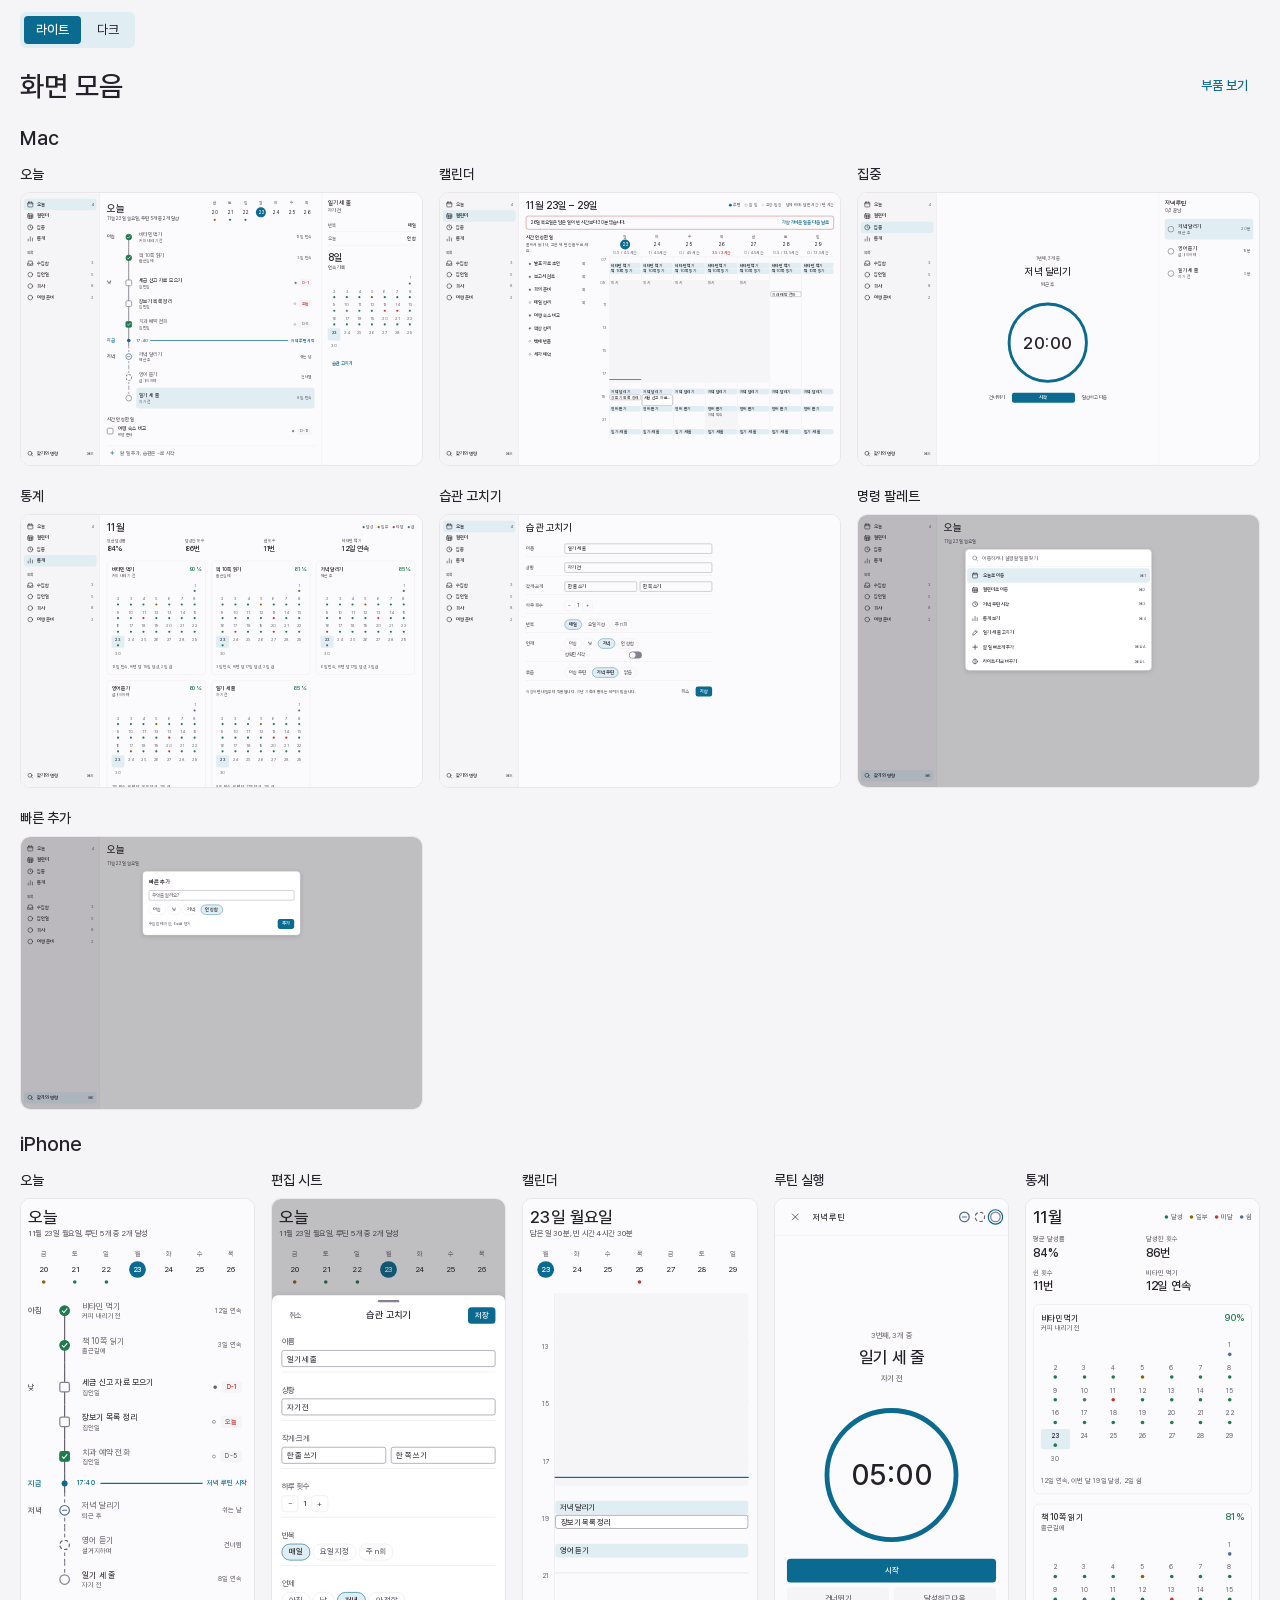
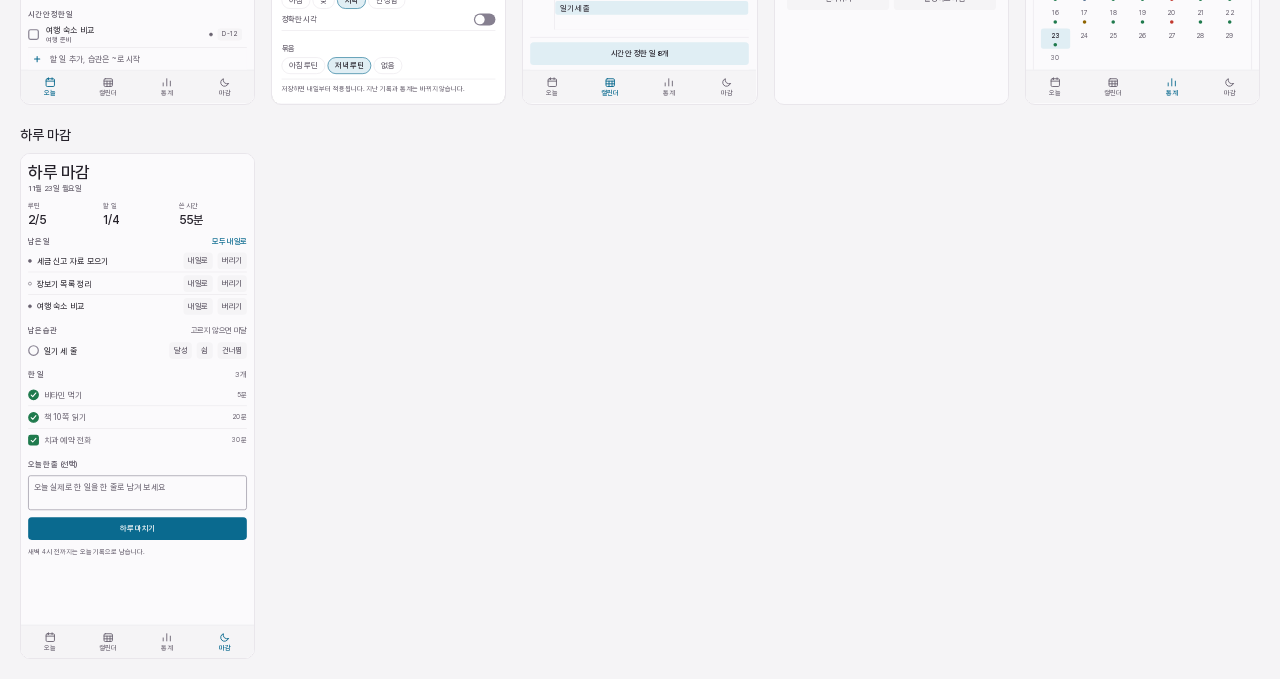
<file: design/index.html>
<!doctype html>
<html lang="ko" data-theme="light">
<head>
<meta charset="utf-8">
<meta name="viewport" content="width=device-width, initial-scale=1">
<title>oh-my-doloop 화면 모음</title>
<link rel="stylesheet" href="tokens.css">
<link rel="stylesheet" href="components.css">
</head>
<body>
<script src="mock.js"></script>
<div class="mock-tools">
  <div class="segmented" role="group" aria-label="테마">
    <button data-theme-set="light">라이트</button>
    <button data-theme-set="dark">다크</button>
  </div>
</div>

<main class="overview">
  <header class="overview__head">
    <h1 class="large-title">화면 모음</h1>
    <a class="btn btn--link" href="components.html">부품 보기</a>
  </header>
  <section class="overview__section" aria-labelledby="overview-mac">
    <h2 class="screen-title" id="overview-mac">Mac</h2>
    <div class="overview__grid overview__grid--mac" data-screens="mac"></div>
  </section>
  <section class="overview__section" aria-labelledby="overview-phone">
    <h2 class="screen-title" id="overview-phone">iPhone</h2>
    <div class="overview__grid overview__grid--phone" data-screens="phone"></div>
  </section>
</main>

<script>
const SCREENS = {
  mac: [
    ["오늘", "today.html?device=mac"],
    ["캘린더", "mac-calendar.html"],
    ["집중", "mac-focus.html"],
    ["통계", "mac-stats.html"],
    ["습관 고치기", "mac-edit.html"],
    ["명령 팔레트", "mac-command.html"],
    ["빠른 추가", "mac-command.html#add"],
  ],
  phone: [
    ["오늘", "today.html?device=phone"],
    ["편집 시트", "today.html?device=phone&edit=r5"],
    ["캘린더", "ios-calendar.html"],
    ["루틴 실행", "ios-run.html"],
    ["통계", "ios-stats.html"],
    ["하루 마감", "ios-closing.html"],
  ],
};

const tokens = getComputedStyle(document.documentElement);
const tokenSize = (name) => parseFloat(tokens.getPropertyValue(name));
const deviceSize = {
  mac: [tokenSize("--mock-mac-width"), tokenSize("--mock-mac-height")],
  phone: [tokenSize("--mock-phone-width"), tokenSize("--mock-phone-height")],
};

// 미리보기는 시안 상태를 쓰지 않도록 embed로 연다.
function embedSrc(href) {
  const [path, hash] = href.split("#");
  const theme = document.documentElement.dataset.theme;
  return `${path}${path.includes("?") ? "&" : "?"}embed=1&theme=${theme}${hash ? `#${hash}` : ""}`;
}

function fit(preview) {
  const [width, height] = deviceSize[preview.dataset.device];
  const scale = preview.clientWidth / width;
  const border = preview.offsetWidth - preview.clientWidth;
  preview.style.setProperty("--preview-scale", scale);
  preview.style.height = `${height * scale + border}px`;
}

const fitter = new ResizeObserver((entries) => entries.forEach(({ target }) => fit(target)));
const syncTheme = (frame) => frame.contentWindow?.postMessage({ doloopTheme: document.documentElement.dataset.theme }, "*");

Object.entries(SCREENS).forEach(([device, list]) => {
  const label = device === "mac" ? "Mac" : "iPhone";
  document.querySelector(`[data-screens="${device}"]`).innerHTML = list.map(([name, href]) => `<article class="screen-card">
    <a class="screen-card__link" href="${href.replaceAll("&", "&amp;")}" aria-label="${label} ${name} 열기">${name}</a>
    <div class="preview preview--${device}" data-device="${device}" aria-hidden="true">
      <iframe src="${embedSrc(href).replaceAll("&", "&amp;")}" title="${label} ${name} 미리보기" loading="lazy" tabindex="-1" inert></iframe>
    </div>
  </article>`).join("");
});

document.querySelectorAll(".preview").forEach((preview) => {
  fit(preview);
  fitter.observe(preview);
  const frame = preview.querySelector("iframe");
  frame.addEventListener("load", () => syncTheme(frame));
});

document.addEventListener("click", (event) => {
  if (event.target.closest("[data-theme-set]")) document.querySelectorAll(".preview iframe").forEach(syncTheme);
});
</script>
</body>
</html>
</file>
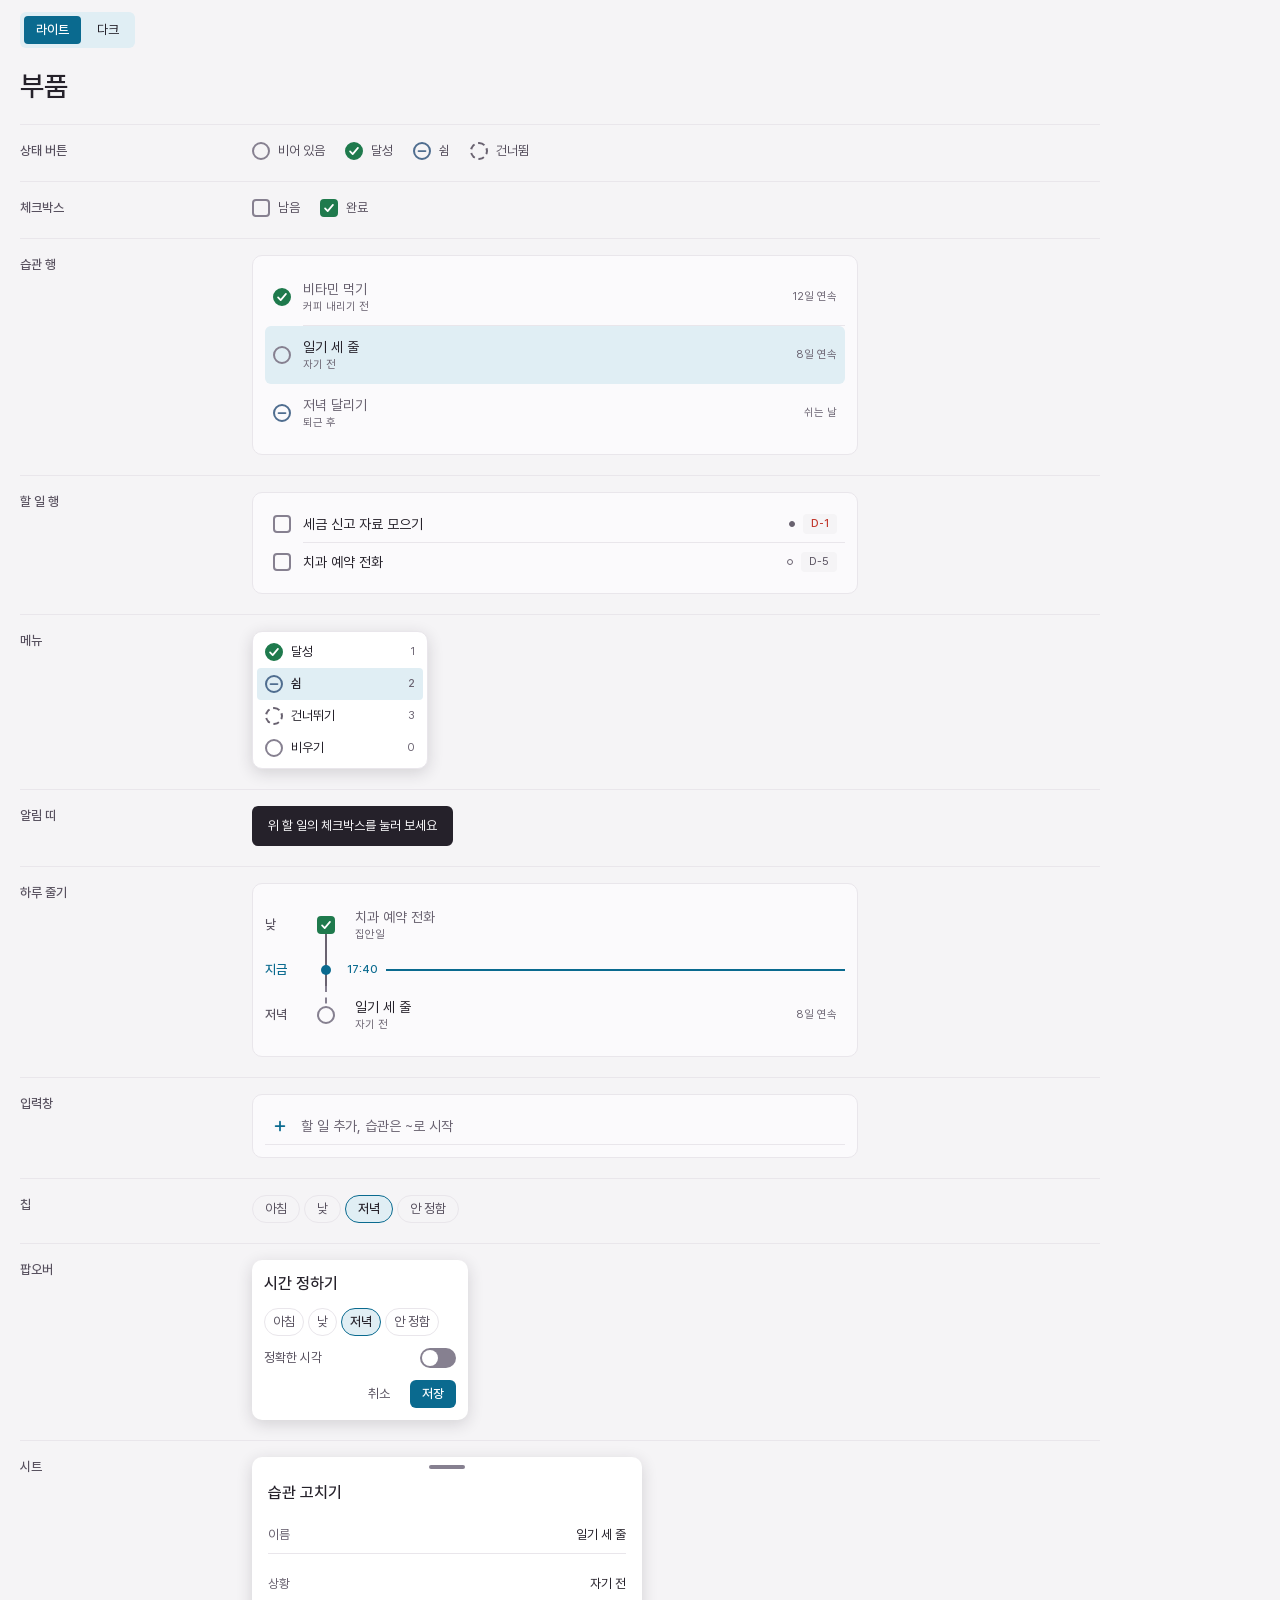
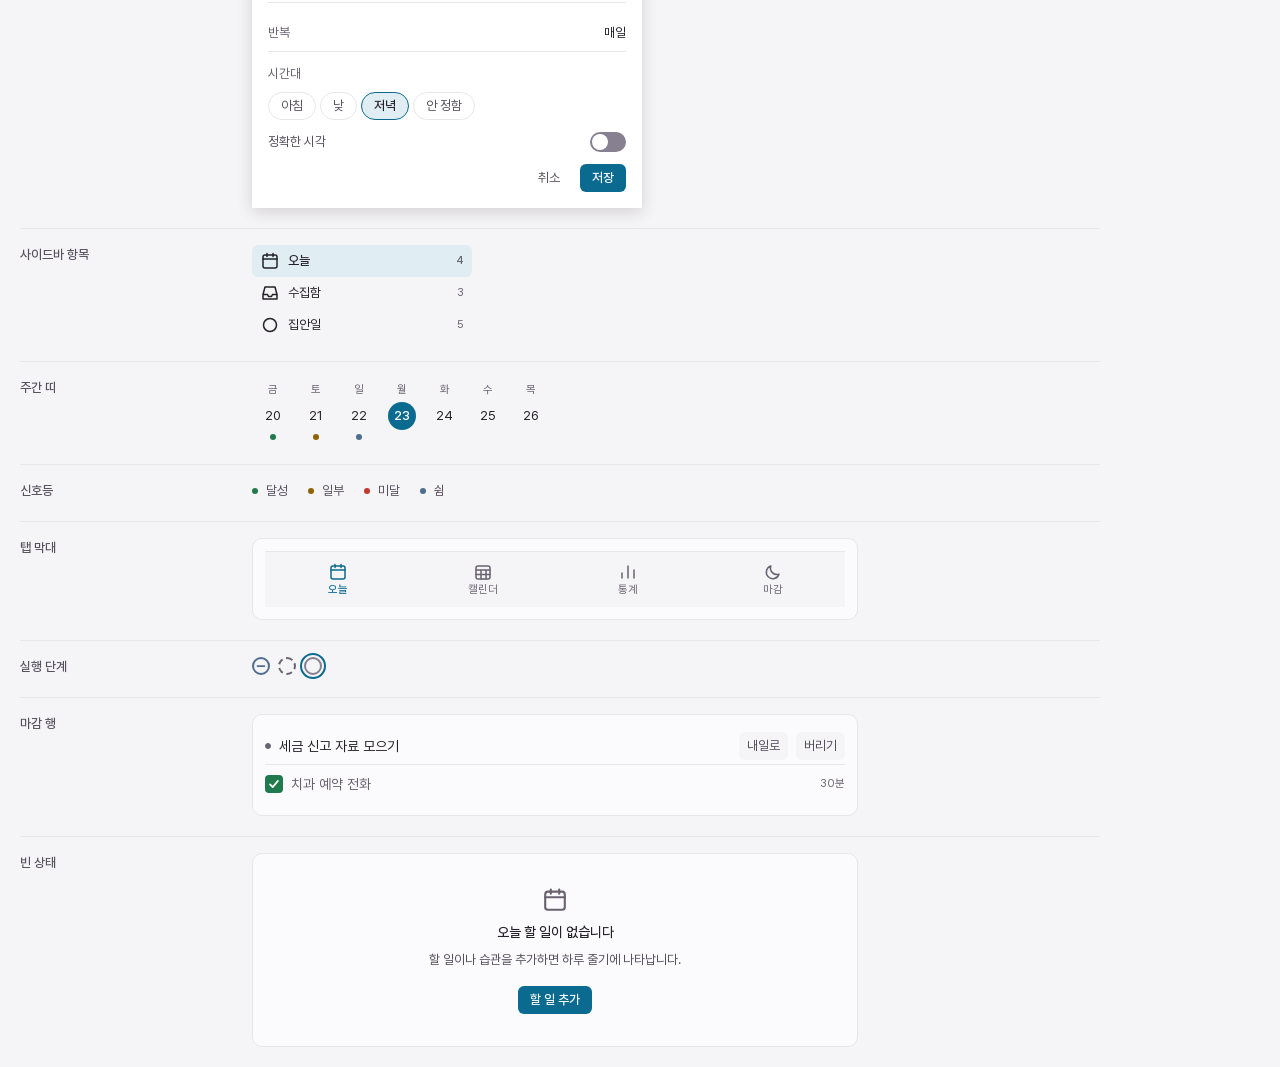
<file: design/components.html>
<!doctype html>
<html lang="ko" data-theme="light">
<head>
<meta charset="utf-8">
<meta name="viewport" content="width=device-width, initial-scale=1">
<title>oh-my-doloop 부품</title>
<link rel="stylesheet" href="tokens.css">
<link rel="stylesheet" href="components.css">
</head>
<body>
<script src="mock.js"></script>

<div class="mock-tools">
  <div class="segmented" role="group" aria-label="테마">
    <button data-theme-set="light">라이트</button>
    <button data-theme-set="dark">다크</button>
  </div>
</div>

<main class="gallery">
  <h1 class="large-title">부품</h1>

  <section class="spec">
    <h2 class="spec__name">상태 버튼</h2>
    <div class="spec__body spec__body--inline">
      <span class="spec__item"><span class="status"></span>비어 있음</span>
      <span class="spec__item"><span class="status status--done"><svg class="icon icon-check"><use href="#i-check"/></svg></span>달성</span>
      <span class="spec__item"><span class="status status--rest"><svg class="icon icon-rest"><use href="#i-rest"/></svg></span>쉼</span>
      <span class="spec__item"><span class="status status--skipped"></span>건너뜀</span>
    </div>
  </section>

  <section class="spec">
    <h2 class="spec__name">체크박스</h2>
    <div class="spec__body spec__body--inline">
      <span class="spec__item"><span class="checkbox"></span>남음</span>
      <span class="spec__item"><span class="checkbox checkbox--done"><svg class="icon icon-check"><use href="#i-check"/></svg></span>완료</span>
    </div>
  </section>

  <section class="spec">
    <h2 class="spec__name">습관 행</h2>
    <div class="spec__body spec__panel">
      <div class="row row--two-line is-complete">
        <span class="status status--done"><svg class="icon icon-check"><use href="#i-check"/></svg></span>
        <div class="row__body"><span class="row__main"><span class="row__title">비타민 먹기</span><span class="row__context">커피 내리기 전</span></span><div class="row__meta">12일 연속</div></div>
      </div>
      <div class="row row--two-line is-selected">
        <span class="status"></span>
        <div class="row__body"><span class="row__main"><span class="row__title">일기 세 줄</span><span class="row__context">자기 전</span></span><div class="row__meta">8일 연속</div></div>
      </div>
      <div class="row row--two-line is-complete">
        <span class="status status--rest"><svg class="icon icon-rest"><use href="#i-rest"/></svg></span>
        <div class="row__body"><span class="row__main"><span class="row__title">저녁 달리기</span><span class="row__context">퇴근 후</span></span><div class="row__meta">쉬는 날</div></div>
      </div>
    </div>
  </section>

  <section class="spec">
    <h2 class="spec__name">할 일 행</h2>
    <div class="spec__body spec__panel">
      <div class="row">
        <button class="checkbox" role="checkbox" aria-checked="false" aria-label="세금 신고 자료 모으기" data-demo-task><svg class="icon icon-check"><use href="#i-check"/></svg></button>
        <div class="row__body"><span class="row__main"><span class="row__title">세금 신고 자료 모으기</span></span><div class="row__meta"><span class="weight weight--heavy" role="img" aria-label="무거움"></span><span class="badge badge--soon">D-1</span></div></div>
      </div>
      <div class="row">
        <span class="checkbox"></span>
        <div class="row__body"><span class="row__main"><span class="row__title">치과 예약 전화</span></span><div class="row__meta"><span class="weight" role="img" aria-label="가벼움"></span><span class="badge">D-5</span></div></div>
      </div>
    </div>
  </section>

  <section class="spec">
    <h2 class="spec__name">메뉴</h2>
    <div class="spec__body">
      <div class="menu menu--static" role="menu" aria-label="습관 상태">
        <button class="menu__item" role="menuitem" tabindex="-1"><span class="status status--done"><svg class="icon icon-check"><use href="#i-check"/></svg></span><span class="menu__label">달성</span><kbd class="menu__key">1</kbd></button>
        <button class="menu__item is-current" role="menuitem" tabindex="-1"><span class="status status--rest"><svg class="icon icon-rest"><use href="#i-rest"/></svg></span><span class="menu__label">쉼</span><kbd class="menu__key">2</kbd></button>
        <button class="menu__item" role="menuitem" tabindex="-1"><span class="status status--skipped"></span><span class="menu__label">건너뛰기</span><kbd class="menu__key">3</kbd></button>
        <button class="menu__item" role="menuitem" tabindex="-1"><span class="status"></span><span class="menu__label">비우기</span><kbd class="menu__key">0</kbd></button>
      </div>
    </div>
  </section>

  <section class="spec">
    <h2 class="spec__name">알림 띠</h2>
    <div class="spec__body">
      <div class="toast" role="status" data-demo-toast>
        <span data-demo-toast-text>위 할 일의 체크박스를 눌러 보세요</span>
        <button class="toast__action" data-demo-undo hidden>실행 취소</button>
      </div>
    </div>
  </section>

  <section class="spec">
    <h2 class="spec__name">하루 줄기</h2>
    <div class="spec__body spec__panel">
      <div class="flow">
        <div class="flow__item row--two-line is-past is-complete">
          <div class="flow__period">낮</div>
          <div class="flow__node"><span class="checkbox checkbox--done"><svg class="icon icon-check"><use href="#i-check"/></svg></span></div>
          <div class="row__body"><span class="row__main"><span class="row__title">치과 예약 전화</span><span class="row__context">집안일</span></span></div>
        </div>
        <div class="flow__now is-past">
          <span class="flow__period">지금</span>
          <div class="flow__node"><span class="flow__now-dot"></span></div>
          <span class="flow__now-line">17:40</span>
        </div>
        <div class="flow__item row--two-line">
          <div class="flow__period">저녁</div>
          <div class="flow__node"><span class="status"></span></div>
          <div class="row__body"><span class="row__main"><span class="row__title">일기 세 줄</span><span class="row__context">자기 전</span></span><div class="row__meta">8일 연속</div></div>
        </div>
      </div>
    </div>
  </section>

  <section class="spec">
    <h2 class="spec__name">입력창</h2>
    <div class="spec__body spec__panel">
      <label class="quick-add"><svg class="icon"><use href="#i-plus"/></svg><input aria-label="할 일이나 습관 추가" placeholder="할 일 추가, 습관은 ~로 시작"></label>
    </div>
  </section>

  <section class="spec">
    <h2 class="spec__name">칩</h2>
    <div class="spec__body">
      <div class="chips" role="group" aria-label="시간대" data-demo-chips>
        <button class="chip" aria-pressed="false" data-band="아침">아침</button>
        <button class="chip" aria-pressed="false" data-band="낮">낮</button>
        <button class="chip" aria-pressed="true" data-band="저녁">저녁</button>
        <button class="chip" aria-pressed="false" data-band="">안 정함</button>
      </div>
    </div>
  </section>

  <section class="spec">
    <h2 class="spec__name">팝오버</h2>
    <div class="spec__body">
      <div class="popover" role="group" aria-label="시간 정하기">
        <h3 class="popover__title">시간 정하기</h3>
        <div class="chips" role="group" aria-label="시간대" data-demo-chips>
          <button class="chip" aria-pressed="false" data-band="아침">아침</button>
          <button class="chip" aria-pressed="false" data-band="낮">낮</button>
          <button class="chip" aria-pressed="true" data-band="저녁">저녁</button>
          <button class="chip" aria-pressed="false" data-band="">안 정함</button>
        </div>
        <div class="time-picker" data-time-picker>
          <div class="time-picker__head">
            <span>정확한 시각 <span class="time-picker__value" data-time-value></span></span>
            <button class="switch" role="switch" aria-checked="false" aria-label="정확한 시각 사용" data-time-switch><span class="switch__thumb"></span></button>
          </div>
          <div class="time-wheel" data-time-wheel hidden>
            <span class="time-wheel__band"></span>
            <div class="time-wheel__col" data-wheel="period"></div>
            <div class="time-wheel__col" data-wheel="hour"></div>
            <div class="time-wheel__col" data-wheel="minute"></div>
          </div>
        </div>
        <div class="actions">
          <button class="btn">취소</button>
          <button class="btn btn--primary">저장</button>
        </div>
      </div>
    </div>
  </section>

  <section class="spec">
    <h2 class="spec__name">시트</h2>
    <div class="spec__body">
      <div class="sheet" role="group" aria-label="습관 고치기">
        <span class="sheet__handle"></span>
        <h3 class="popover__title">습관 고치기</h3>
        <div class="field"><span class="field__label">이름</span><span>일기 세 줄</span></div>
        <div class="field"><span class="field__label">상황</span><span>자기 전</span></div>
        <div class="field"><span class="field__label">반복</span><span>매일</span></div>
        <div class="sheet__group">
          <span class="field__label">시간대</span>
          <div class="chips" role="group" aria-label="시간대" data-demo-chips>
            <button class="chip" aria-pressed="false" data-band="아침">아침</button>
            <button class="chip" aria-pressed="false" data-band="낮">낮</button>
            <button class="chip" aria-pressed="true" data-band="저녁">저녁</button>
            <button class="chip" aria-pressed="false" data-band="">안 정함</button>
          </div>
        </div>
        <div class="time-picker" data-time-picker>
          <div class="time-picker__head">
            <span>정확한 시각 <span class="time-picker__value" data-time-value></span></span>
            <button class="switch" role="switch" aria-checked="false" aria-label="정확한 시각 사용" data-time-switch><span class="switch__thumb"></span></button>
          </div>
          <div class="time-wheel" data-time-wheel hidden>
            <span class="time-wheel__band"></span>
            <div class="time-wheel__col" data-wheel="period"></div>
            <div class="time-wheel__col" data-wheel="hour"></div>
            <div class="time-wheel__col" data-wheel="minute"></div>
          </div>
        </div>
        <div class="actions">
          <button class="btn">취소</button>
          <button class="btn btn--primary">저장</button>
        </div>
      </div>
    </div>
  </section>

  <section class="spec">
    <h2 class="spec__name">사이드바 항목</h2>
    <div class="spec__body spec__side">
      <button class="side-item is-active"><svg class="icon icon--sidebar"><use href="#i-today"/></svg><span class="side-item__label">오늘</span><span class="side-item__count">4</span></button>
      <button class="side-item"><svg class="icon icon--sidebar"><use href="#i-inbox"/></svg><span class="side-item__label">수집함</span><span class="side-item__count">3</span></button>
      <button class="side-item"><svg class="icon icon--sidebar"><use href="#i-list"/></svg><span class="side-item__label">집안일</span><span class="side-item__count">5</span></button>
    </div>
  </section>

  <section class="spec">
    <h2 class="spec__name">주간 띠</h2>
    <div class="spec__body">
      <div class="week week--spec">
        <span class="day"><span>금</span><span class="day__date">20</span><span class="light light--done"></span></span>
        <span class="day"><span>토</span><span class="day__date">21</span><span class="light light--partial"></span></span>
        <span class="day"><span>일</span><span class="day__date">22</span><span class="light light--rest"></span></span>
        <span class="day is-today"><span>월</span><span class="day__date">23</span><span class="light"></span></span>
        <span class="day"><span>화</span><span class="day__date">24</span><span class="light"></span></span>
        <span class="day"><span>수</span><span class="day__date">25</span><span class="light"></span></span>
        <span class="day"><span>목</span><span class="day__date">26</span><span class="light"></span></span>
      </div>
    </div>
  </section>

  <section class="spec">
    <h2 class="spec__name">신호등</h2>
    <div class="spec__body spec__body--inline">
      <span class="spec__item"><span class="light light--done"></span>달성</span>
      <span class="spec__item"><span class="light light--partial"></span>일부</span>
      <span class="spec__item"><span class="light light--missed"></span>미달</span>
      <span class="spec__item"><span class="light light--rest"></span>쉼</span>
    </div>
  </section>

  <section class="spec">
    <h2 class="spec__name">탭 막대</h2>
    <div class="spec__body spec__panel">
      <nav class="tabbar" aria-label="탭 예시">
        <span class="tab is-active"><svg class="icon icon--sidebar"><use href="#i-today"/></svg>오늘</span>
        <span class="tab"><svg class="icon icon--sidebar"><use href="#i-calendar"/></svg>캘린더</span>
        <span class="tab"><svg class="icon icon--sidebar"><use href="#i-stats"/></svg>통계</span>
        <span class="tab"><svg class="icon icon--sidebar"><use href="#i-moon"/></svg>마감</span>
      </nav>
    </div>
  </section>

  <section class="spec">
    <h2 class="spec__name">실행 단계</h2>
    <div class="spec__body">
      <ol class="run-strip" aria-label="진행 순서 예시">
        <li class="run-strip__item"><span class="status status--rest"><svg class="icon icon-rest"><use href="#i-rest"/></svg></span></li>
        <li class="run-strip__item"><span class="status status--skipped"></span></li>
        <li class="run-strip__item is-current"><span class="status"></span></li>
      </ol>
    </div>
  </section>

  <section class="spec">
    <h2 class="spec__name">마감 행</h2>
    <div class="spec__body spec__panel">
      <div class="close-row"><span class="weight weight--heavy" role="img" aria-label="무거움"></span><span class="close-row__title">세금 신고 자료 모으기</span><span class="btn">내일로</span><span class="btn">버리기</span></div>
      <div class="close-row close-row--done"><span class="checkbox checkbox--done"><svg class="icon icon-check"><use href="#i-check"/></svg></span><span class="close-row__title">치과 예약 전화</span><span class="row__meta">30분</span></div>
    </div>
  </section>

  <section class="spec">
    <h2 class="spec__name">빈 상태</h2>
    <div class="spec__body spec__panel">
      <div class="empty">
        <svg class="icon icon--empty"><use href="#i-today"/></svg>
        <p class="empty__title">오늘 할 일이 없습니다</p>
        <p class="empty__text">할 일이나 습관을 추가하면 하루 줄기에 나타납니다.</p>
        <button class="btn btn--primary">할 일 추가</button>
      </div>
    </div>
  </section>
</main>

<script>
const pickers = new Map(
  [...document.querySelectorAll("[data-time-picker]")].map((el) => {
    const root = el.closest(".popover, .sheet");
    return [root, setupPicker(root)];
  }),
);

document.addEventListener("click", (event) => {
  const chip = event.target.closest("[data-demo-chips] .chip");
  if (chip) {
    pressChip(chip.parentElement, chip.dataset.band);
    pickers.get(chip.closest(".popover, .sheet"))?.setBand(chip.dataset.band);
  }

  const task = event.target.closest("[data-demo-task]");
  const undo = event.target.closest("[data-demo-undo]");
  if (task || undo) {
    const box = document.querySelector("[data-demo-task]");
    const done = undo ? false : box.getAttribute("aria-checked") !== "true";
    box.classList.toggle("checkbox--done", done);
    box.setAttribute("aria-checked", done);
    document.querySelector("[data-demo-toast-text]").textContent = done
      ? "세금 신고 자료 모으기를 완료했습니다"
      : "완료를 취소했습니다";
    document.querySelector("[data-demo-undo]").hidden = !done;
  }
});
</script>
</body>
</html>
</file>
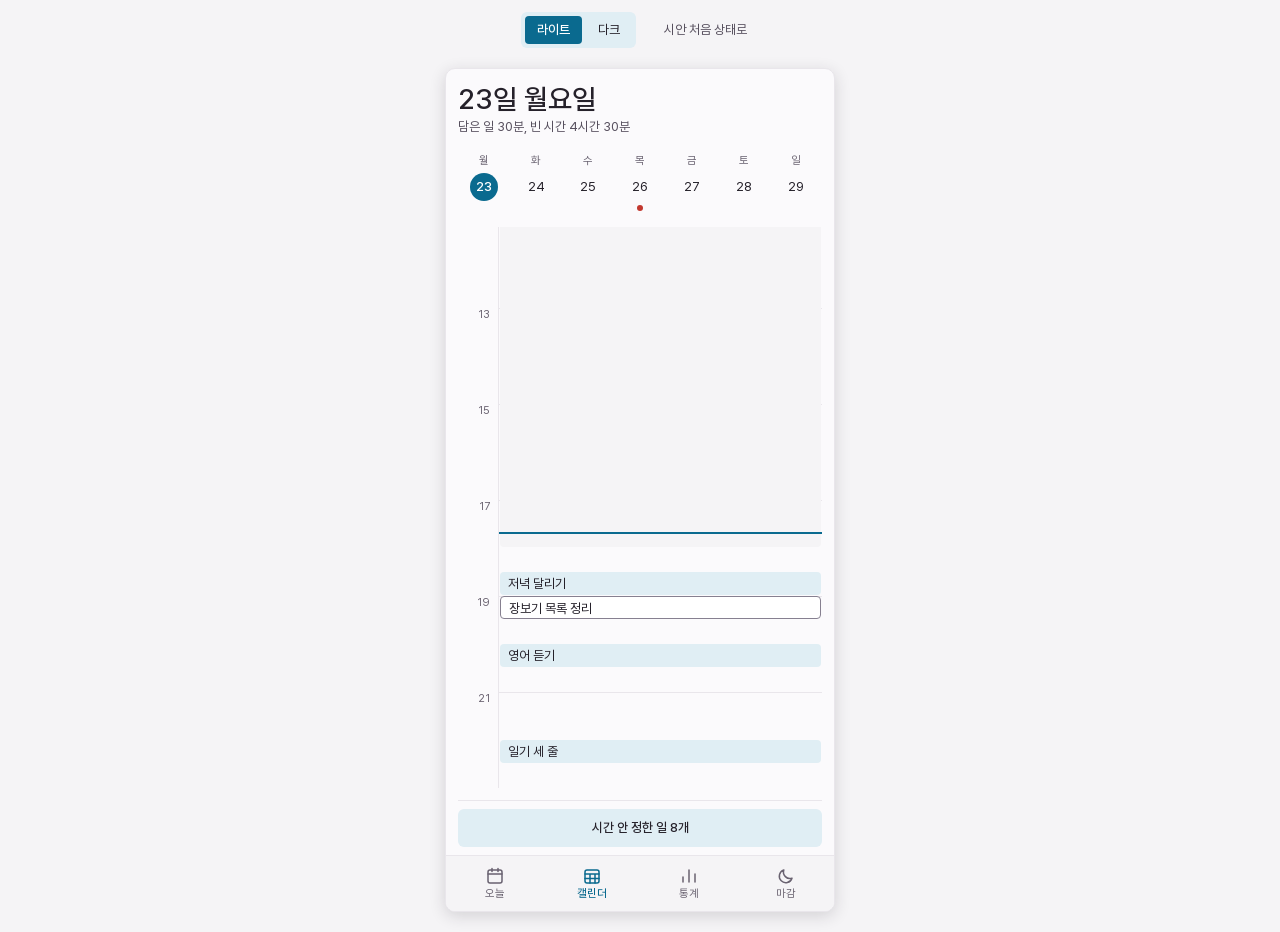
<file: design/ios-calendar.html>
<!doctype html>
<html lang="ko" data-theme="light">
<head>
<meta charset="utf-8">
<meta name="viewport" content="width=device-width, initial-scale=1">
<title>oh-my-doloop iPhone 캘린더</title>
<link rel="stylesheet" href="tokens.css">
<link rel="stylesheet" href="components.css">
</head>
<body>
<script src="mock.js"></script>
<script src="phone.js"></script>
<script src="calendar.js"></script>
<div class="mock-tools">
  <div class="segmented" role="group" aria-label="테마">
    <button data-theme-set="light">라이트</button>
    <button data-theme-set="dark">다크</button>
  </div>
</div>
<main class="mock-page">
  <section class="device device--phone" aria-label="iPhone 캘린더">
    <div class="phone-main" data-calendar></div>
    <nav class="tabbar" aria-label="탭" data-phone-tabs></nav>
  </section>
</main>

<script>
let dayIndex = 0;
const root = document.querySelector("[data-calendar]");
const device = document.querySelector(".device--phone");

// 오늘과 마감에서 바꾼 할 일을 시간표에 반영하고, 놓은 자리를 불러온다.
function hydrateCalendar() {
  for (let i = tasks.length - 1; i >= 0; i -= 1) {
    const source = MOCK_ITEMS.find((item) => item.id === tasks[i].id);
    if (source?.dropped) tasks.splice(i, 1);
    else if (source) Object.assign(tasks[i], { title: source.title, weight: source.weight });
  }
  MOCK_ITEMS
    .filter((item) => item.kind === "task" && !item.dropped && !tasks.some((t) => t.id === item.id))
    .forEach((item) => tasks.push({ id: item.id, title: item.title, weight: item.weight, day: null, slot: null }));
  tasks.forEach((task) => {
    const saved = phoneCalendar[task.id];
    if (saved) Object.assign(task, { day: saved.day, slot: saved.slot });
    else if (MOCK_ITEMS.find((item) => item.id === task.id)?.deferred && (task.day === 0 || task.day === null)) Object.assign(task, { day: 1, slot: null });
  });
  // 다른 화면에서 무게를 바꿔 칸이 겹치면 그 일을 시간 미정으로 돌린다.
  // 무게가 바뀐 일을 먼저 검사해서 건드리지 않은 일이 자리를 잃지 않게 한다.
  const changed = (task) => phoneCalendar[task.id]?.weight && phoneCalendar[task.id].weight !== task.weight;
  const moved = [];
  [...tasks.filter(changed), ...tasks.filter((task) => !changed(task))].forEach((task) => {
    if (task.day === null || task.slot === null) return;
    if (task.slot + span(task) > SLOTS || busy(task.day, task.slot, span(task), task)) {
      task.slot = null;
      moved.push(task.title);
    }
  });
  return moved;
}

// 내일로 넘긴 일을 오늘 칸에 다시 놓으면 오늘 할 일로 돌아온다. 실행 취소하면 다시 넘긴 상태가 된다.
function syncDeferred() {
  tasks.forEach((task) => {
    const source = MOCK_ITEMS.find((item) => item.id === task.id);
    if (!source) return;
    if (task.day === 0 && source.deferred) {
      delete source.deferred;
      source.wasDeferred = true;
    } else if (task.day !== 0 && source.wasDeferred) {
      // 이미 끝낸 일은 다른 날로 옮겨도 오늘 한 일로 남긴다.
      if (source.state === "empty") source.deferred = true;
      delete source.wasDeferred;
    }
  });
}

function block(b, kind, label) {
  return `<div class="cal-block cal-block--${kind}" style="--s:${b.slot};--n:${b.n}" title="${escapeHtml(label)}"><span class="cal-block__title">${escapeHtml(b.title)}</span></div>`;
}

function render() {
  syncDeferred();
  tasks.forEach((task) => { phoneCalendar[task.id] = { day: task.day, slot: task.slot, weight: task.weight }; });
  savePhoneState();
  const day = dayIndex;
  const over = load(day) > free(day);
  const pool = tasks.filter((t) => t.slot === null);
  const strip = DAYS.map(([w, d], i) => {
    const dayOver = load(i) > free(i);
    return `<button class="day ${i === 0 ? "is-today" : ""} ${i === day ? "is-selected" : ""}" data-day-pick="${i}" aria-pressed="${i === day}" aria-label="11월 ${d}일 ${w}요일${dayOver ? ", 일이 넘침" : ""}"><span>${w}</span><span class="day__date">${d}</span><span class="light ${dayOver ? "light--missed" : ""}"></span></button>`;
  }).join("");
  const gutter = Array.from({ length: 8 }, (_, i) => `<span class="cal-hour" style="--s:${i * 4}">${String(7 + i * 2).padStart(2, "0")}</span>`).join("");
  const column = `<div class="cal-col" data-day="${day}" role="group" aria-label="${DAYS[day][1]}일 시간표">
    ${fixedFor(day).map((b) => block(b, "fixed", b.title)).join("")}
    ${routineBlocks.map((b) => block(b, "routine", `${b.title}, 루틴`)).join("")}
    ${tasks.filter((t) => t.day === day && t.slot !== null).map((t) => block({ ...t, n: span(t) }, "task", `${t.title}, ${slotTime(t.slot)}`)).join("")}
    ${day === 0 ? `<span class="cal-now" style="--s:${toSlot(17, 40)}" role="img" aria-label="지금 17:40"></span>` : ""}
  </div>`;
  const bar = picked
    ? `<div class="phone-bar phone-bar--picking" role="status"><span class="phone-bar__text">${escapeHtml(picked.title)}: 놓을 빈 칸을 누르세요</span><button class="btn" data-cancel-pick>취소</button></div>`
    : `<div class="phone-bar"><button class="btn btn--bar" data-open-pool aria-haspopup="dialog">시간 안 정한 일 ${pool.length}개</button></div>`;
  const scrollTop = root.querySelector("[data-cal-scroll]")?.scrollTop ?? 0;
  root.innerHTML = `<div class="phone-screen phone-screen--fixed">
    <header class="screen-bar screen-bar--phone"><h1 class="large-title">${DAYS[day][1]}일 ${DAYS[day][0]}요일</h1><p class="screen-sub">담은 일 ${duration(load(day)) || "없음"}, 빈 시간 ${duration(free(day))}</p></header>
    <div class="week">${strip}</div>
    ${over ? `<div class="notice notice--warn" role="status"><span>담은 일이 빈 시간보다 ${duration(load(day) - free(day))} 많습니다.</span><button class="btn btn--text" data-relieve="${day}">가장 가벼운 일을 다음 날로</button></div>` : ""}
    <div class="cal-scroll" data-cal-scroll><div class="cal cal--day"><div class="cal-gutter">${gutter}</div><div class="cal-cols">${column}</div></div></div>
    ${bar}
  </div>`;
  root.querySelector("[data-cal-scroll]").scrollTop = scrollTop;
}

function openPool() {
  const pool = tasks.filter((t) => t.slot === null);
  const layer = document.createElement("div");
  layer.className = "sheet-layer";
  layer.innerHTML = `<div class="sheet sheet--form" role="dialog" aria-modal="true" aria-label="시간 안 정한 일" tabindex="-1">
    <span class="sheet__handle"></span>
    <header class="sheet-head"><span></span><h2 class="popover__title">시간 안 정한 일</h2><button class="btn" data-pool-close>닫기</button></header>
    ${pool.length ? `<p class="pool__hint">고른 뒤 시간표의 빈 칸을 누르세요.</p>${pool.map((t) => `<button class="pool-item" data-task="${t.id}"><span class="weight ${t.weight === "heavy" ? "weight--heavy" : ""}" role="img" aria-label="${t.weight === "heavy" ? "무거움" : "가벼움"}"></span><span class="pool-item__title">${escapeHtml(t.title)}</span>${t.day !== null ? `<span class="pool-item__day">${DAYS[t.day][0]}</span>` : ""}</button>`).join("")}` : '<p class="empty__text">모든 일에 시간을 정했습니다.</p>'}
  </div>`;
  const behind = [...device.children];
  behind.forEach((el) => { el.inert = true; });
  device.append(layer);
  const close = () => {
    document.removeEventListener("keydown", onKey);
    layer.remove();
    behind.forEach((el) => { el.inert = false; });
  };
  function onKey(e) {
    if (e.key === "Escape") {
      close();
      root.querySelector("[data-open-pool]")?.focus();
    }
  }
  document.addEventListener("keydown", onKey);
  layer.addEventListener("click", (e) => {
    const item = e.target.closest("[data-task]");
    if (item) {
      picked = tasks.find((t) => t.id === item.dataset.task);
      close();
      render();
      root.querySelector("[data-cancel-pick]")?.focus();
    } else if (e.target === layer || e.target.closest("[data-pool-close]")) {
      close();
      root.querySelector("[data-open-pool]")?.focus();
    }
  });
  layer.querySelector("[role=dialog]").focus();
}

document.addEventListener("click", (e) => {
  const dayButton = e.target.closest("[data-day-pick]");
  const relieve = e.target.closest("[data-relieve]");
  const column = e.target.closest(".cal-col");
  if (dayButton) {
    dayIndex = Number(dayButton.dataset.dayPick);
    render();
    root.querySelector(`[data-day-pick="${dayIndex}"]`).focus();
  } else if (e.target.closest("[data-open-pool]")) openPool();
  else if (e.target.closest("[data-cancel-pick]")) {
    picked = null;
    render();
  } else if (relieve) relieveDay(Number(relieve.dataset.relieve));
  else if (column && picked) {
    const target = Number(column.dataset.day);
    // 마친 날로는 넘긴 일을 되돌리지 않는다. 되돌리려면 하루 마감을 다시 연다.
    if (target === 0 && phoneClosing.closed && MOCK_ITEMS.find((item) => item.id === picked.id)?.deferred) {
      showToast("오늘은 이미 마쳤습니다. 다른 날에 놓거나 하루 마감을 다시 여세요");
      return;
    }
    place(picked, target, slotAt(column, e.clientY));
  }
});

initPhone("calendar");
const movedTasks = hydrateCalendar();
render();
if (movedTasks.length) showToast(`시간이 겹친 일을 시간 미정으로 옮겼습니다: ${movedTasks.join(", ")}`);
const nowLine = root.querySelector(".cal-now");
if (nowLine) {
  const scroller = root.querySelector("[data-cal-scroll]");
  scroller.scrollTop = Math.max(0, nowLine.getBoundingClientRect().top - scroller.getBoundingClientRect().top - scroller.clientHeight / 2);
}
</script>
</body>
</html>
</file>
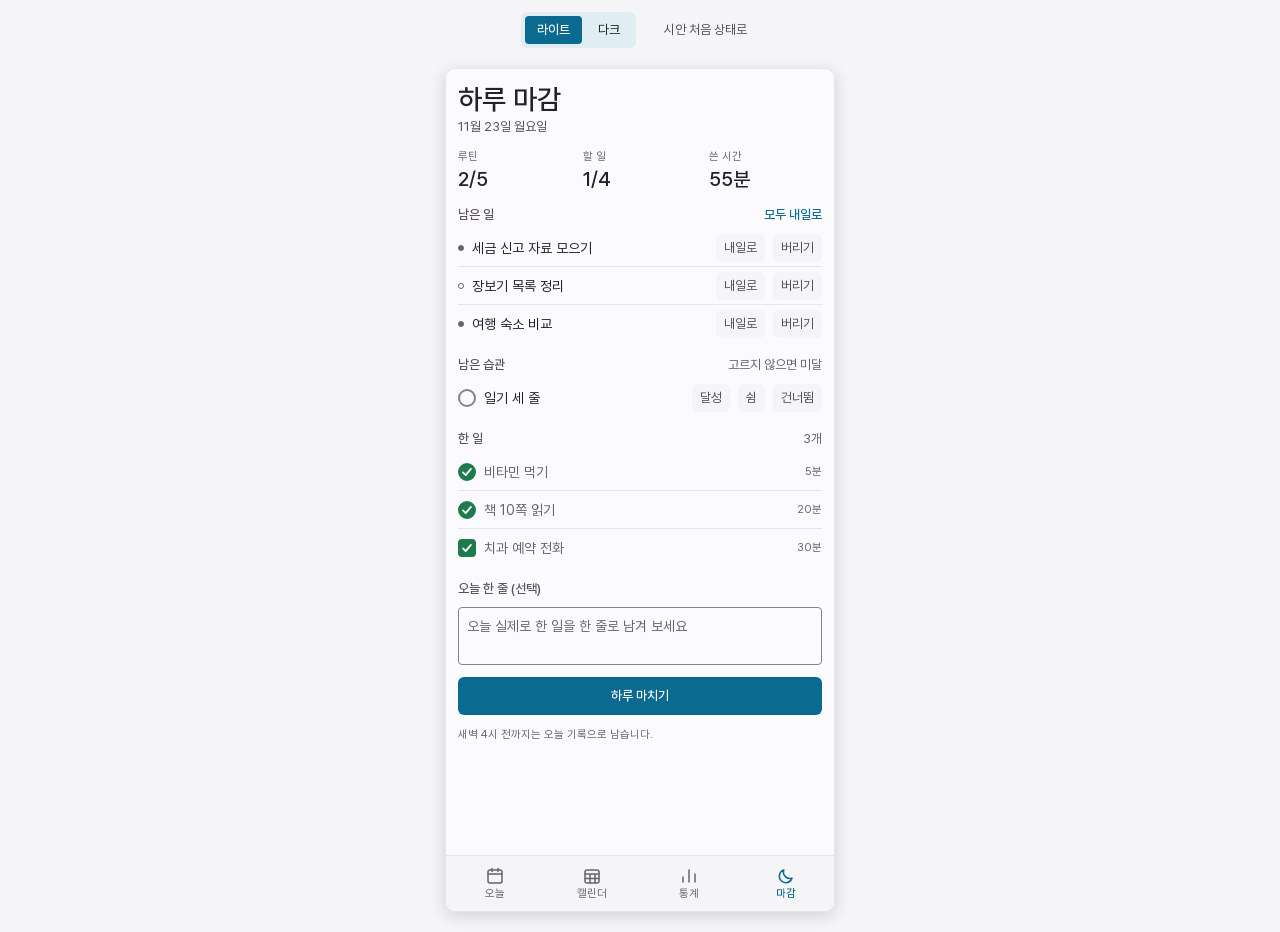
<file: design/ios-closing.html>
<!doctype html>
<html lang="ko" data-theme="light">
<head>
<meta charset="utf-8">
<meta name="viewport" content="width=device-width, initial-scale=1">
<title>oh-my-doloop iPhone 하루 마감</title>
<link rel="stylesheet" href="tokens.css">
<link rel="stylesheet" href="components.css">
</head>
<body>
<script src="mock.js"></script>
<script src="phone.js"></script>
<div class="mock-tools">
  <div class="segmented" role="group" aria-label="테마">
    <button data-theme-set="light">라이트</button>
    <button data-theme-set="dark">다크</button>
  </div>
</div>
<main class="mock-page">
  <section class="device device--phone" aria-label="iPhone 하루 마감">
    <div class="phone-main" data-closing></div>
    <nav class="tabbar" aria-label="탭" data-phone-tabs></nav>
  </section>
</main>

<script>
const root = document.querySelector("[data-closing]");
let showError = false;

const onToday = () => MOCK_ITEMS.filter(isOnToday);
const openTasks = () => onToday().filter((i) => i.kind === "task" && i.state === "empty");
const openHabits = () => onToday().filter((i) => i.kind === "routine" && i.state === "empty");
const itemMinutes = (i) => (i.kind === "task" ? (i.weight === "heavy" ? 60 : 30) : i.minutes ?? 0);

function statsLine() {
  const list = onToday();
  const routines = list.filter((i) => i.kind === "routine");
  const tasks = list.filter((i) => i.kind === "task");
  const doneCount = (group) => group.filter((i) => i.state === "done").length;
  const spent = list.filter((i) => i.state === "done").reduce((sum, i) => sum + itemMinutes(i), 0);
  return `<dl class="stat-line stat-line--three">
    <div><dt>루틴</dt><dd data-stat-routine>${doneCount(routines)}/${routines.length}</dd></div>
    <div><dt>할 일</dt><dd data-stat-task>${doneCount(tasks)}/${tasks.length}</dd></div>
    <div><dt>쓴 시간</dt><dd data-stat-time>${durationText(spent) || "0분"}</dd></div>
  </dl>`;
}

function render() {
  savePhoneState();
  if (phoneClosing.closed) {
    root.innerHTML = `<div class="phone-screen close-done">
      <h1 class="large-title">오늘을 마쳤습니다</h1>
      <p class="screen-sub">11월 23일 월요일</p>
      ${statsLine()}
      ${phoneClosing.note ? `<blockquote class="close-note">${escapeHtml(phoneClosing.note)}</blockquote>` : ""}
      <div class="close-actions"><button class="btn" data-reopen>다시 열기</button><a class="btn btn--primary btn--anchor" href="${PHONE_TODAY}">오늘로 돌아가기</a></div>
    </div>`;
    return;
  }
  const tasks = openTasks();
  const habits = openHabits();
  const done = onToday().filter((i) => i.state === "done");
  root.innerHTML = `<div class="phone-screen">
    <header class="screen-bar screen-bar--phone"><h1 class="large-title">하루 마감</h1><p class="screen-sub">11월 23일 월요일</p></header>
    ${statsLine()}
    ${tasks.length ? `<section class="section"><div class="section__head"><h2 class="section__title">남은 일</h2><button class="btn btn--text" data-defer-all>모두 내일로</button></div>
      ${tasks.map((t) => `<div class="close-row"><span class="weight ${t.weight === "heavy" ? "weight--heavy" : ""}" role="img" aria-label="${t.weight === "heavy" ? "무거움" : "가벼움"}"></span><span class="close-row__title">${escapeHtml(t.title)}</span><button class="btn" data-defer="${t.id}" aria-label="${escapeHtml(t.title)} 내일로">내일로</button><button class="btn" data-drop="${t.id}" aria-label="${escapeHtml(t.title)} 버리기">버리기</button></div>`).join("")}</section>` : ""}
    ${habits.length ? `<section class="section"><div class="section__head"><h2 class="section__title">남은 습관</h2><span class="section__count">고르지 않으면 미달</span></div>
      ${habits.map((h) => `<div class="close-row"><span class="status"></span><span class="close-row__title">${escapeHtml(h.title)}</span><button class="btn" data-habit="${h.id}" data-state="done" aria-label="${escapeHtml(h.title)} 달성">달성</button><button class="btn" data-habit="${h.id}" data-state="rest" aria-label="${escapeHtml(h.title)} 쉼">쉼</button><button class="btn" data-habit="${h.id}" data-state="skipped" aria-label="${escapeHtml(h.title)} 건너뛰기">건너뜀</button></div>`).join("")}</section>` : ""}
    ${done.length ? `<section class="section"><div class="section__head"><h2 class="section__title">한 일</h2><span class="section__count">${done.length}개</span></div>
      ${done.map((i) => `<div class="close-row close-row--done">${i.kind === "task" ? `<span class="checkbox checkbox--done">${mockIcon("check", "icon-check")}</span>` : `<span class="status status--done">${mockIcon("check", "icon-check")}</span>`}<span class="close-row__title">${escapeHtml(i.title)}</span><span class="row__meta">${durationText(itemMinutes(i))}</span></div>`).join("")}</section>` : ""}
    <label class="close-field"><span class="section__title">오늘 한 줄 (선택)</span>
      <textarea class="text-area" data-note rows="2" maxlength="100" placeholder="오늘 실제로 한 일을 한 줄로 남겨 보세요">${escapeHtml(phoneClosing.note)}</textarea></label>
    ${showError && tasks.length ? `<p class="form-error" role="alert">남은 일 ${tasks.length}개를 내일로 넘기거나 버려 주세요</p>` : ""}
    <button class="btn btn--primary btn--bar" data-finish>하루 마치기</button>
    <p class="form-foot__note">새벽 4시 전까지는 오늘 기록으로 남습니다.</p>
  </div>`;
}

// 내일로 넘긴 일은 시간표의 오늘 자리에서 빠지고, 실행 취소하면 돌아온다.
function deferItems(list, message) {
  const placements = list.map((item) => [item, phoneCalendar[item.id]]);
  change(() => list.forEach((item) => {
    item.deferred = true;
    // 이미 미래 날짜에 놓은 일은 그 자리를 지킨다.
    const placement = phoneCalendar[item.id];
    if (placement && (placement.day === null || placement.day === 0)) phoneCalendar[item.id] = { day: 1, slot: null };
  }), message, () => placements.forEach(([item, placement]) => {
    delete item.deferred;
    if (placement) phoneCalendar[item.id] = placement;
    else delete phoneCalendar[item.id];
  }));
}

function change(apply, message, undo) {
  apply();
  render();
  showToast(message, () => {
    undo();
    render();
  });
}

document.addEventListener("input", (e) => {
  if (!e.target.matches("[data-note]")) return;
  phoneClosing.note = e.target.value;
  savePhoneState();
});

document.addEventListener("click", (e) => {
  const find = (id) => MOCK_ITEMS.find((i) => i.id === id);
  const defer = e.target.closest("[data-defer]");
  const drop = e.target.closest("[data-drop]");
  const habit = e.target.closest("[data-habit]");
  if (defer) {
    const item = find(defer.dataset.defer);
    deferItems([item], `${item.title}을 내일로 넘겼습니다`);
  } else if (drop) {
    const item = find(drop.dataset.drop);
    change(() => { item.dropped = true; }, `${item.title}을 버렸습니다`, () => { delete item.dropped; });
  } else if (e.target.closest("[data-defer-all]")) {
    const list = openTasks();
    deferItems(list, `남은 일 ${list.length}개를 내일로 넘겼습니다`);
  } else if (habit) {
    const item = find(habit.dataset.habit);
    const state = habit.dataset.state;
    change(() => { item.state = state; }, `${item.title}: ${stateName[state]}`, () => { item.state = "empty"; });
  } else if (e.target.closest("[data-finish]")) {
    if (openTasks().length) {
      showError = true;
      render();
      root.querySelector("[data-defer]")?.focus();
      return;
    }
    showError = false;
    dismissToast(); // 마친 뒤에는 이전 동작을 되돌릴 수 없게 한다.
    phoneClosing.closed = true;
    mockDayClosed = true;
    render();
    root.scrollTop = 0;
  } else if (e.target.closest("[data-reopen]")) {
    phoneClosing.closed = false;
    mockDayClosed = false;
    MOCK_ITEMS.forEach((item) => { delete item.addedAfterClose; });
    render();
  }
});

initPhone("closing");
render();
</script>
</body>
</html>
</file>
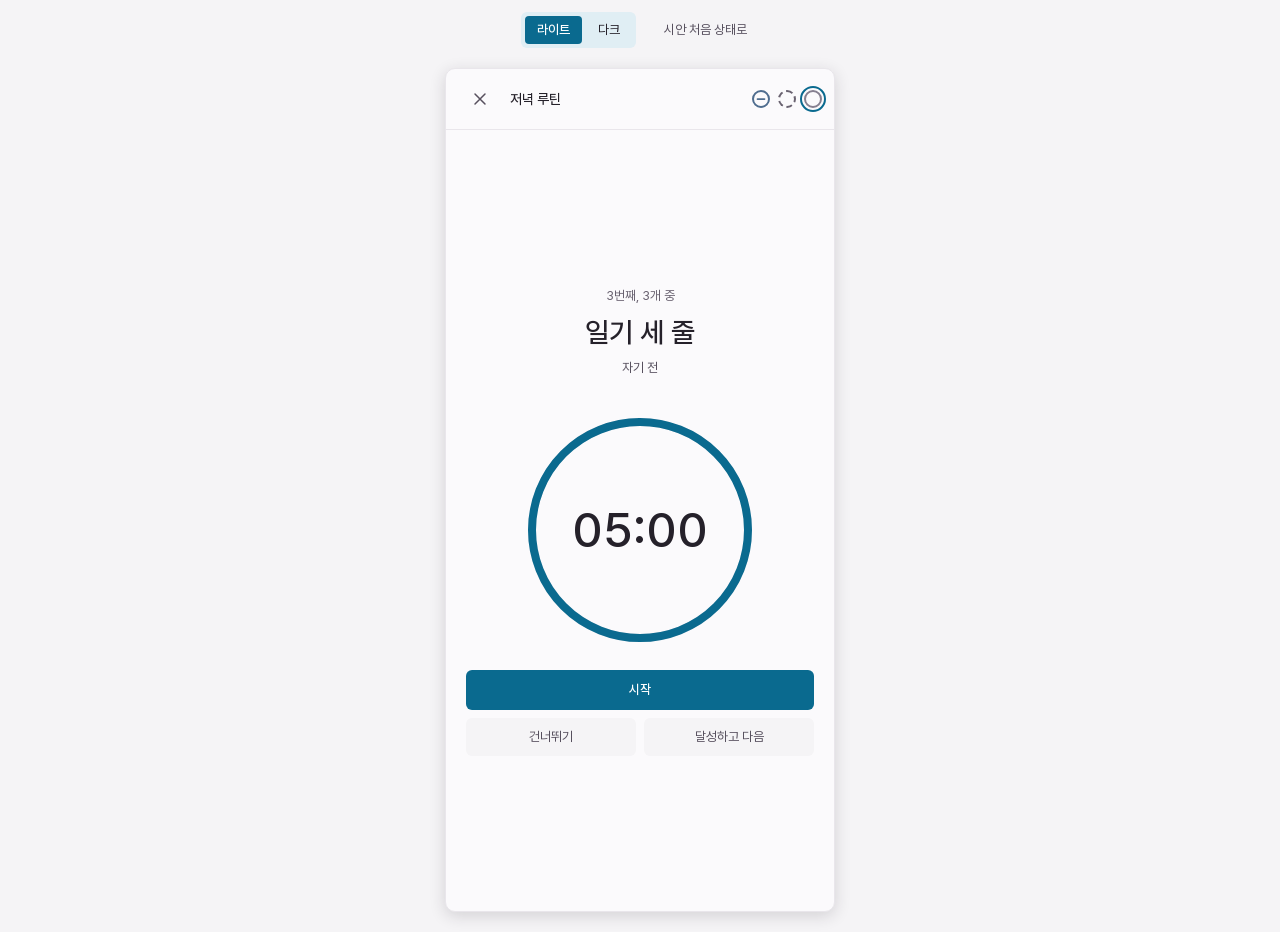
<file: design/ios-run.html>
<!doctype html>
<html lang="ko" data-theme="light">
<head>
<meta charset="utf-8">
<meta name="viewport" content="width=device-width, initial-scale=1">
<title>oh-my-doloop iPhone 루틴 실행</title>
<link rel="stylesheet" href="tokens.css">
<link rel="stylesheet" href="components.css">
</head>
<body>
<script src="mock.js"></script>
<script src="phone.js"></script>
<script src="run.js"></script>
<p class="sr-only" role="status" data-live></p>
<div class="mock-tools">
  <div class="segmented" role="group" aria-label="테마">
    <button data-theme-set="light">라이트</button>
    <button data-theme-set="dark">다크</button>
  </div>
</div>
<main class="mock-page">
  <section class="device device--phone device--phone-full" aria-label="iPhone 루틴 실행">
    <header class="run-head">
      <a class="run-close" href="today.html?device=phone" aria-label="닫고 오늘로 돌아가기"><svg class="icon icon--sidebar"><use href="#i-close"/></svg></a>
      <span class="run-head__title">저녁 루틴</span>
      <ol class="run-strip" aria-label="진행 순서" data-step-strip></ol>
    </header>
    <div class="focus-main" data-focus></div>
  </section>
</main>

<script>
// 오늘 쉼이나 건너뜀으로 표시한 습관은 다시 묻지 않고 넘어간다.
const evening = MOCK_ITEMS
  .filter((i) => i.kind === "routine" && i.group === "저녁")
  .map(({ id, title, context, state, minutes }) => ({ id, title, context, state, minutes: minutes ?? 10 }));

initPhone(null);
startRun(evening, {
  homeHref: PHONE_TODAY,
  onRecord: (step, state) => {
    MOCK_ITEMS.find((i) => i.id === step.id).state = state;
    savePhoneState();
  },
});
</script>
</body>
</html>
</file>
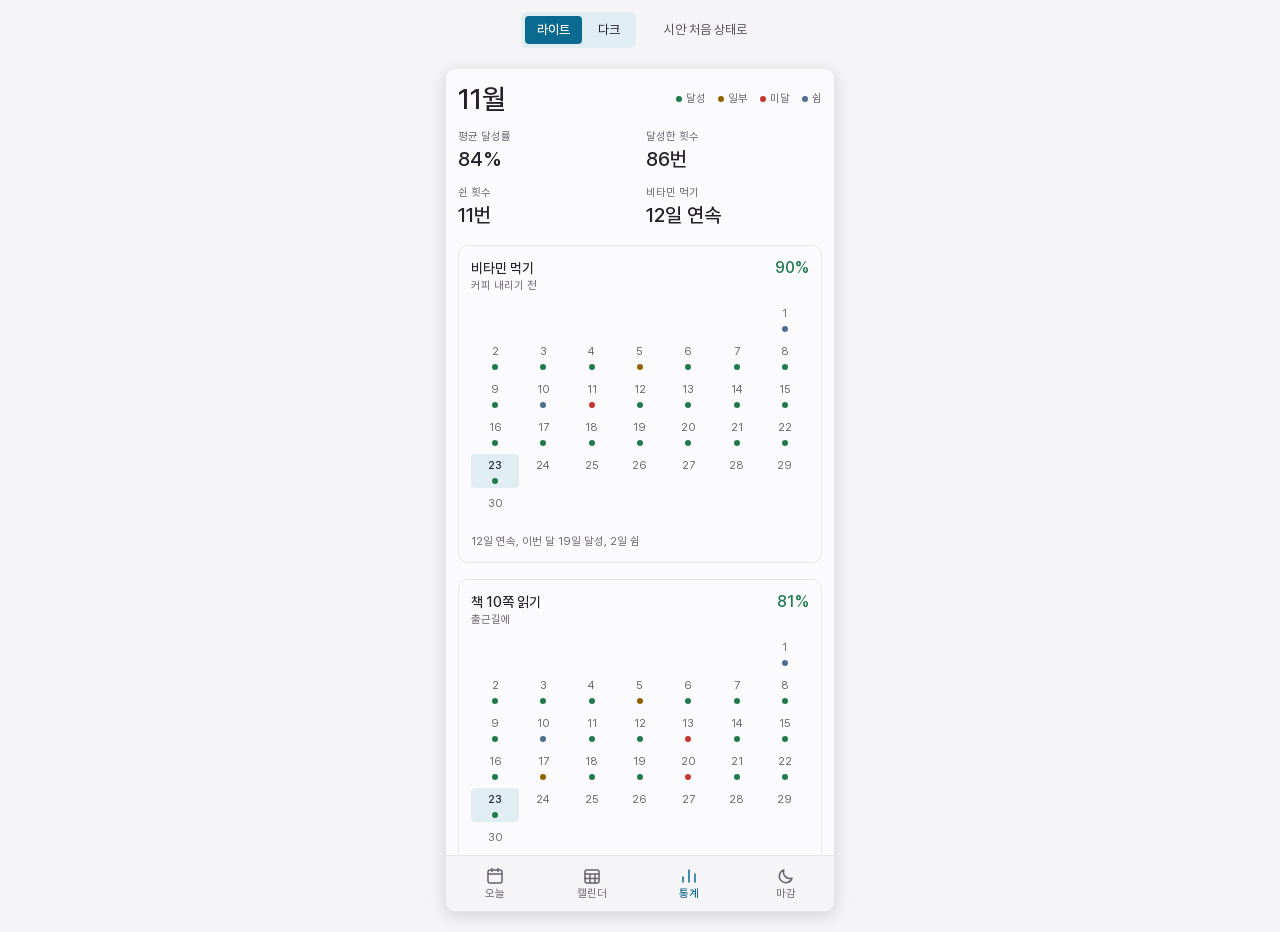
<file: design/ios-stats.html>
<!doctype html>
<html lang="ko" data-theme="light">
<head>
<meta charset="utf-8">
<meta name="viewport" content="width=device-width, initial-scale=1">
<title>oh-my-doloop iPhone 통계</title>
<link rel="stylesheet" href="tokens.css">
<link rel="stylesheet" href="components.css">
</head>
<body>
<script src="mock.js"></script>
<script src="phone.js"></script>
<script src="stats.js"></script>
<div class="mock-tools">
  <div class="segmented" role="group" aria-label="테마">
    <button data-theme-set="light">라이트</button>
    <button data-theme-set="dark">다크</button>
  </div>
</div>
<main class="mock-page">
  <section class="device device--phone" aria-label="iPhone 통계">
    <div class="phone-main" data-stats></div>
    <nav class="tabbar" aria-label="탭" data-phone-tabs></nav>
  </section>
</main>

<script>
initPhone("stats");
renderStats(document.querySelector("[data-stats]"));
</script>
</body>
</html>
</file>
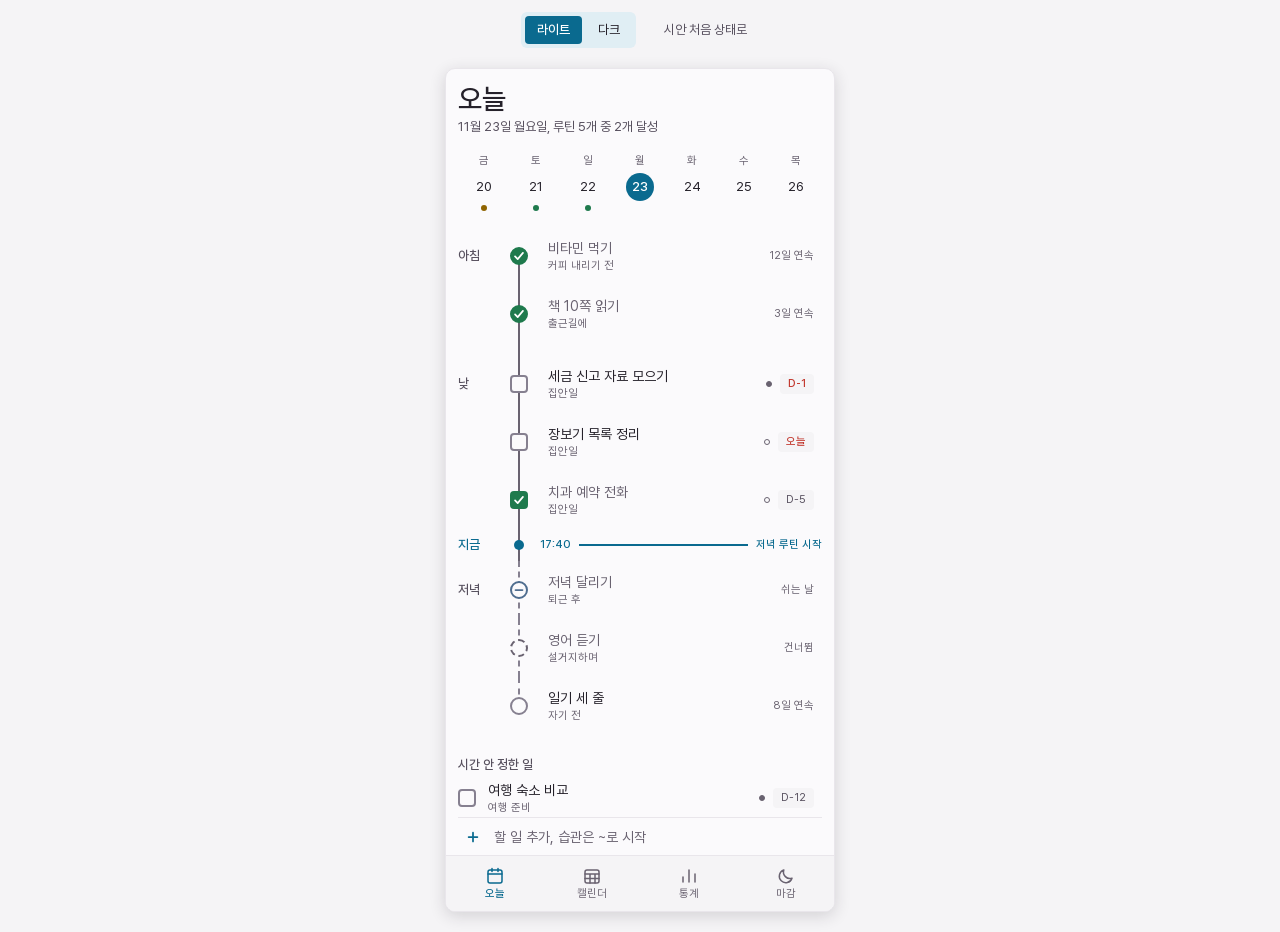
<file: design/ios-today.html>
<!doctype html>
<html lang="ko">
<head>
<meta charset="utf-8">
<title>oh-my-doloop iPhone 오늘</title>
<meta http-equiv="refresh" content="0; url=today.html?device=phone">
<script>location.replace(`today.html?device=phone${location.hash}`);</script>
</head>
<body>
<a href="today.html?device=phone">iPhone 오늘 화면 열기</a>
</body>
</html>
</file>
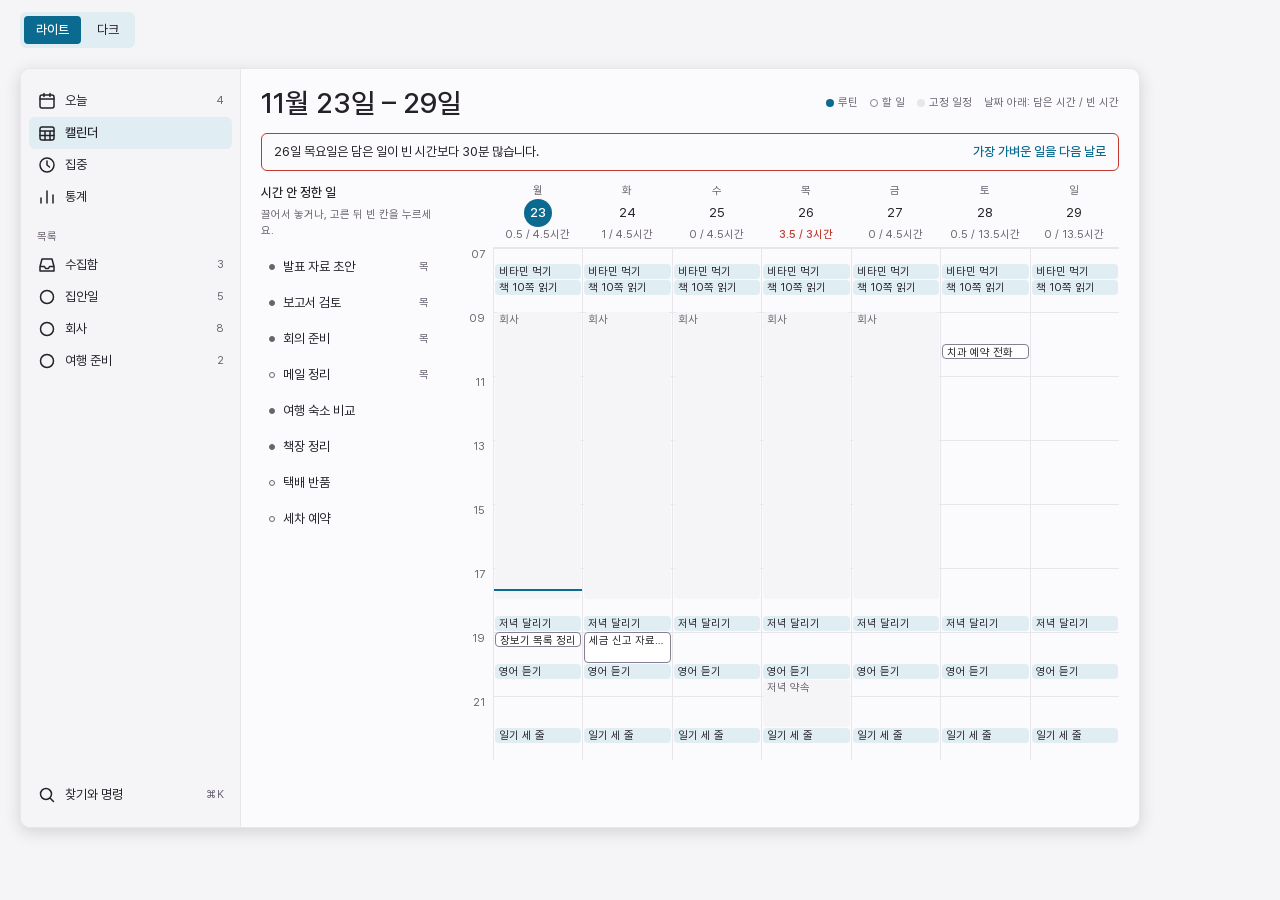
<file: design/mac-calendar.html>
<!doctype html>
<html lang="ko" data-theme="light">
<head>
<meta charset="utf-8">
<meta name="viewport" content="width=device-width, initial-scale=1">
<title>oh-my-doloop Mac 캘린더</title>
<link rel="stylesheet" href="tokens.css">
<link rel="stylesheet" href="components.css">
</head>
<body>
<script src="mock.js"></script>
<script src="calendar.js"></script>
<div class="mock-tools">
  <div class="segmented" role="group" aria-label="테마">
    <button data-theme-set="light">라이트</button>
    <button data-theme-set="dark">다크</button>
  </div>
</div>
<main class="mock-page">
  <section class="device device--mac device--two" aria-label="Mac 캘린더">
    <nav class="mac-side" aria-label="사이드바" data-mac-sidebar></nav>
    <div class="mac-main" data-calendar></div>
  </section>
</main>

<script>
function block(b, kind, label) {
  return `<div class="cal-block cal-block--${kind}" style="--s:${b.slot};--n:${b.n}" title="${label}"><span class="cal-block__title">${b.title}</span></div>`;
}

function poolItem(task) {
  return `<button class="pool-item ${task === picked ? "is-picked" : ""}" draggable="true" data-task="${task.id}" aria-pressed="${task === picked}"><span class="weight ${task.weight === "heavy" ? "weight--heavy" : ""}" role="img" aria-label="${task.weight === "heavy" ? "무거움" : "가벼움"}"></span><span class="pool-item__title">${task.title}</span>${task.day !== null ? `<span class="pool-item__day">${DAYS[task.day][0]}</span>` : ""}</button>`;
}

function render() {
  const pool = tasks.filter((t) => t.slot === null);
  const over = overDay();
  const banner = over >= 0
    ? `<div class="notice notice--warn" role="status"><span>${DAYS[over][1]}일 ${DAYS[over][0]}요일은 담은 일이 빈 시간보다 ${duration(load(over) - free(over))} 많습니다.</span><button class="btn btn--text" data-relieve="${over}">가장 가벼운 일을 다음 날로</button></div>`
    : "";
  const heads = DAYS.map(([w, d], day) => {
    const isOver = load(day) > free(day);
    return `<div class="cal-head ${day === 0 ? "is-today" : ""}"><span class="cal-head__week">${w}</span><span class="day__date">${d}</span><span class="cal-head__load ${isOver ? "is-over" : ""}" aria-label="담은 일 ${duration(load(day)) || "없음"}, 빈 시간 ${duration(free(day))}">${hours(load(day))} / ${hours(free(day))}시간</span></div>`;
  }).join("");
  const gutter = Array.from({ length: 8 }, (_, i) => `<span class="cal-hour" style="--s:${i * 4}">${String(7 + i * 2).padStart(2, "0")}</span>`).join("");
  const columns = DAYS.map((_, day) => `<div class="cal-col" data-day="${day}" role="group" aria-label="${DAYS[day][1]}일">
    ${fixedFor(day).map((b) => block(b, "fixed", b.title)).join("")}
    ${routineBlocks.map((b) => block(b, "routine", `${b.title}, 루틴`)).join("")}
    ${tasks.filter((t) => t.day === day && t.slot !== null).map((t) => block({ ...t, n: span(t) }, "task", `${t.title}, ${slotTime(t.slot)}`)).join("")}
    ${day === 0 ? `<span class="cal-now" style="--s:${toSlot(17, 40)}" role="img" aria-label="지금 17:40"></span>` : ""}
  </div>`).join("");
  document.querySelector("[data-calendar]").innerHTML = `
    <header class="screen-bar"><h1 class="large-title">11월 23일 – 29일</h1>
      <div class="screen-bar__actions"><span class="legend"><i class="legend__dot legend__dot--routine"></i>루틴</span><span class="legend"><i class="legend__dot legend__dot--task"></i>할 일</span><span class="legend"><i class="legend__dot legend__dot--fixed"></i>고정 일정</span><span class="legend">날짜 아래: 담은 시간 / 빈 시간</span></div>
    </header>
    ${banner}
    <div class="cal-layout">
      <aside class="pool" aria-label="시간 안 정한 일" data-pool>
        <h2 class="section__title">시간 안 정한 일</h2>
        <p class="pool__hint">끌어서 놓거나, 고른 뒤 빈 칸을 누르세요.</p>
        ${pool.map(poolItem).join("")}
      </aside>
      <div class="cal">
        <span></span><div class="cal-heads">${heads}</div>
        <div class="cal-gutter">${gutter}</div><div class="cal-cols">${columns}</div>
      </div>
    </div>`;
}

document.addEventListener("click", (e) => {
  const item = e.target.closest("[data-task]");
  const relieve = e.target.closest("[data-relieve]");
  const column = e.target.closest(".cal-col");
  if (item) {
    const task = tasks.find((t) => t.id === item.dataset.task);
    picked = picked === task ? null : task;
    render();
  } else if (relieve) {
    relieveDay(Number(relieve.dataset.relieve));
  } else if (column && picked && !e.target.closest(".cal-block")) {
    place(picked, Number(column.dataset.day), slotAt(column, e.clientY));
  }
});
document.addEventListener("dragstart", (e) => {
  const item = e.target.closest("[data-task]");
  if (item) e.dataTransfer.setData("text/plain", item.dataset.task);
});
document.addEventListener("dragover", (e) => {
  if (e.target.closest(".cal-col")) e.preventDefault();
});
document.addEventListener("drop", (e) => {
  const column = e.target.closest(".cal-col");
  const task = tasks.find((t) => t.id === e.dataTransfer.getData("text/plain"));
  if (!column || !task) return;
  e.preventDefault();
  place(task, Number(column.dataset.day), slotAt(column, e.clientY));
});

renderMacSidebar("calendar");
render();
</script>
</body>
</html>
</file>
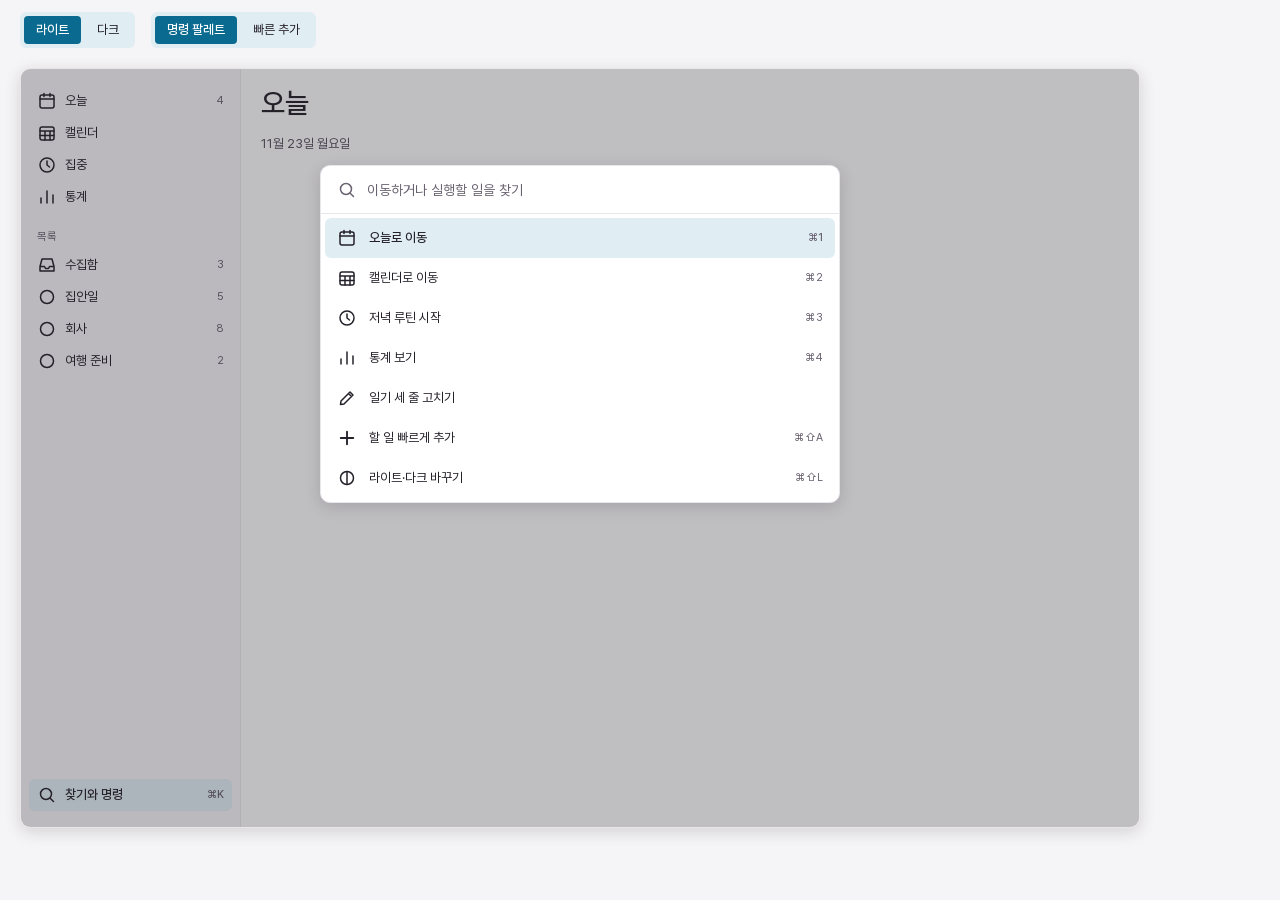
<file: design/mac-command.html>
<!doctype html>
<html lang="ko" data-theme="light">
<head>
<meta charset="utf-8">
<meta name="viewport" content="width=device-width, initial-scale=1">
<title>oh-my-doloop Mac 명령 팔레트와 빠른 추가</title>
<link rel="stylesheet" href="tokens.css">
<link rel="stylesheet" href="components.css">
</head>
<body>
<script src="mock.js"></script>
<div class="mock-tools">
  <div class="segmented" role="group" aria-label="테마">
    <button data-theme-set="light">라이트</button>
    <button data-theme-set="dark">다크</button>
  </div>
  <div class="segmented" role="group" aria-label="보기">
    <button data-view="palette">명령 팔레트</button>
    <button data-view="add">빠른 추가</button>
  </div>
</div>
<main class="mock-page">
  <section class="device device--mac device--two device--overlay" aria-label="Mac 명령 팔레트와 빠른 추가">
    <nav class="mac-side" aria-label="사이드바" data-mac-sidebar></nav>
    <div class="mac-main"><h1 class="large-title">오늘</h1><p class="screen-sub">11월 23일 월요일</p></div>
    <div class="overlay" data-overlay></div>
  </section>
</main>

<script>
const COMMANDS = [
  { label: "오늘로 이동", icon: "today", key: "⌘1", href: MAC_TODAY },
  { label: "캘린더로 이동", icon: "calendar", key: "⌘2", href: "mac-calendar.html" },
  { label: "저녁 루틴 시작", icon: "focus", key: "⌘3", href: "mac-focus.html" },
  { label: "통계 보기", icon: "stats", key: "⌘4", href: "mac-stats.html" },
  { label: "일기 세 줄 고치기", icon: "edit", key: "", href: "mac-edit.html" },
  { label: "할 일 빠르게 추가", icon: "plus", key: "⌘⇧A", view: "add" },
  { label: "라이트·다크 바꾸기", icon: "theme", key: "⌘⇧L", theme: true },
];
let view = location.hash === "#add" ? "add" : "palette";
let query = "";
let active = 0;
let band = "";
let addDraft = "";

const matches = () => COMMANDS.filter((c) => c.label.replaceAll(" ", "").includes(query.replaceAll(" ", "")));

function renderList() {
  const list = matches();
  active = Math.min(active, Math.max(0, list.length - 1));
  const input = document.querySelector("[data-query]");
  input.setAttribute("aria-activedescendant", list.length ? `command-${active}` : "");
  document.querySelector("[data-commands]").innerHTML = list.length
    ? list.map((c, i) => `<li class="command ${i === active ? "is-active" : ""}" id="command-${i}" role="option" aria-selected="${i === active}" data-command="${i}">${mockIcon(c.icon, "icon--sidebar")}<span class="menu__label">${c.label}</span><kbd class="menu__key">${c.key}</kbd></li>`).join("")
    : '<li class="command-empty">맞는 명령이 없습니다. 다른 낱말로 찾아보세요.</li>';
}

function run(command) {
  if (!command) return;
  if (command.href) location.href = command.href;
  else if (command.view) setView(command.view);
  else if (command.theme) {
    setMockTheme(document.documentElement.dataset.theme === "dark" ? "light" : "dark");
    showToast("테마를 바꿨습니다");
  }
}

function renderPalette() {
  document.querySelector("[data-overlay]").innerHTML = `<div class="palette" role="dialog" aria-label="명령 팔레트">
    <label class="palette__search">${mockIcon("search", "icon--sidebar")}<input data-query role="combobox" aria-expanded="true" aria-controls="commands" aria-label="명령 찾기" placeholder="이동하거나 실행할 일을 찾기"></label>
    <ul class="palette__list" id="commands" role="listbox" aria-label="명령" data-commands></ul>
  </div>`;
  const input = document.querySelector("[data-query]");
  input.value = query;
  renderList();
  input.focus();
}

function renderAdd() {
  document.querySelector("[data-overlay]").innerHTML = `<form class="quick-window" role="dialog" aria-label="빠른 추가" data-add novalidate>
    <h2 class="popover__title">빠른 추가</h2>
    <input class="text-input" data-add-title aria-label="할 일 이름" placeholder="무엇을 할까요?">
    <p class="form-error" data-add-error hidden>할 일 이름을 입력하세요</p>
    <div class="chips" role="group" aria-label="시간대" data-demo-chips>
      ${[["아침", "아침"], ["낮", "낮"], ["저녁", "저녁"], ["", "안 정함"]].map(([value, label]) => `<button type="button" class="chip" aria-pressed="${value === band}" data-band="${value}">${label}</button>`).join("")}
    </div>
    <div class="quick-window__foot"><span class="menu__key">수집함에 저장, Esc로 닫기</span><button class="btn btn--primary">추가</button></div>
  </form>`;
  const title = document.querySelector("[data-add-title]");
  title.value = addDraft;
  title.focus();
}

function setView(next) {
  view = next;
  document.querySelectorAll("[data-view]").forEach((b) => b.setAttribute("aria-pressed", b.dataset.view === view));
  history.replaceState(null, "", `${location.pathname}${location.search}${view === "add" ? "#add" : ""}`);
  if (view === "add") renderAdd();
  else renderPalette();
}

document.addEventListener("input", (e) => {
  if (e.target.matches("[data-add-title]")) addDraft = e.target.value;
  if (!e.target.matches("[data-query]")) return;
  query = e.target.value.trim();
  active = 0;
  renderList();
});
// 빠른 추가를 닫으면 팔레트로, 팔레트를 닫으면 오늘로 돌아간다.
function dismiss() {
  if (view === "add") setView("palette");
  else if (new URLSearchParams(location.search).has("from") && history.length > 1) history.back();
  else location.href = MAC_TODAY;
}

// 누른 곳과 뗀 곳이 모두 배경일 때만 닫는다.
let pressedBackdrop = false;
let releasedBackdrop = false;
document.addEventListener("pointerdown", (e) => {
  pressedBackdrop = e.target.matches("[data-overlay]");
});
document.addEventListener("pointerup", (e) => {
  releasedBackdrop = e.target.matches("[data-overlay]");
});

document.addEventListener("keydown", (e) => {
  if (e.key === "Escape") {
    e.preventDefault();
    dismiss();
    return;
  }
  if (e.target.matches("[data-query]")) {
    const count = matches().length;
    if (e.key === "ArrowDown" && count) active = (active + 1) % count;
    else if (e.key === "ArrowUp" && count) active = (active - 1 + count) % count;
    else if (e.key === "Enter") {
      e.preventDefault();
      if (e.isComposing || e.keyCode === 229) return; // 한글 조합을 끝내는 Enter는 실행하지 않는다.
      run(matches()[active]);
      return;
    } else return;
    e.preventDefault();
    renderList();
    document.getElementById(`command-${active}`)?.scrollIntoView({ block: "nearest" });
  }
});
document.addEventListener("click", (e) => {
  const switcher = e.target.closest("[data-view]");
  const command = e.target.closest("[data-command]");
  const chip = e.target.closest("[data-demo-chips] .chip");
  if (e.target.matches("[data-overlay]")) {
    if (pressedBackdrop && releasedBackdrop) dismiss();
  } else if (switcher) setView(switcher.dataset.view);
  else if (command) run(matches()[Number(command.dataset.command)]);
  else if (chip) {
    band = chip.dataset.band;
    pressChip(chip.parentElement, band);
  }
});
document.addEventListener("submit", (e) => {
  if (!e.target.matches("[data-add]")) return;
  e.preventDefault();
  const input = e.target.querySelector("[data-add-title]");
  const title = input.value.trim();
  e.target.querySelector("[data-add-error]").hidden = Boolean(title);
  input.setAttribute("aria-invalid", !title);
  if (!title) {
    input.focus();
    return;
  }
  input.value = "";
  addDraft = "";
  input.focus();
  showToast(`${title}을 ${band ? `${band}에` : "수집함에"} 추가했습니다`);
});

addEventListener("hashchange", () => setView(location.hash === "#add" ? "add" : "palette"));

renderMacSidebar("command");
setView(view);
</script>
</body>
</html>
</file>
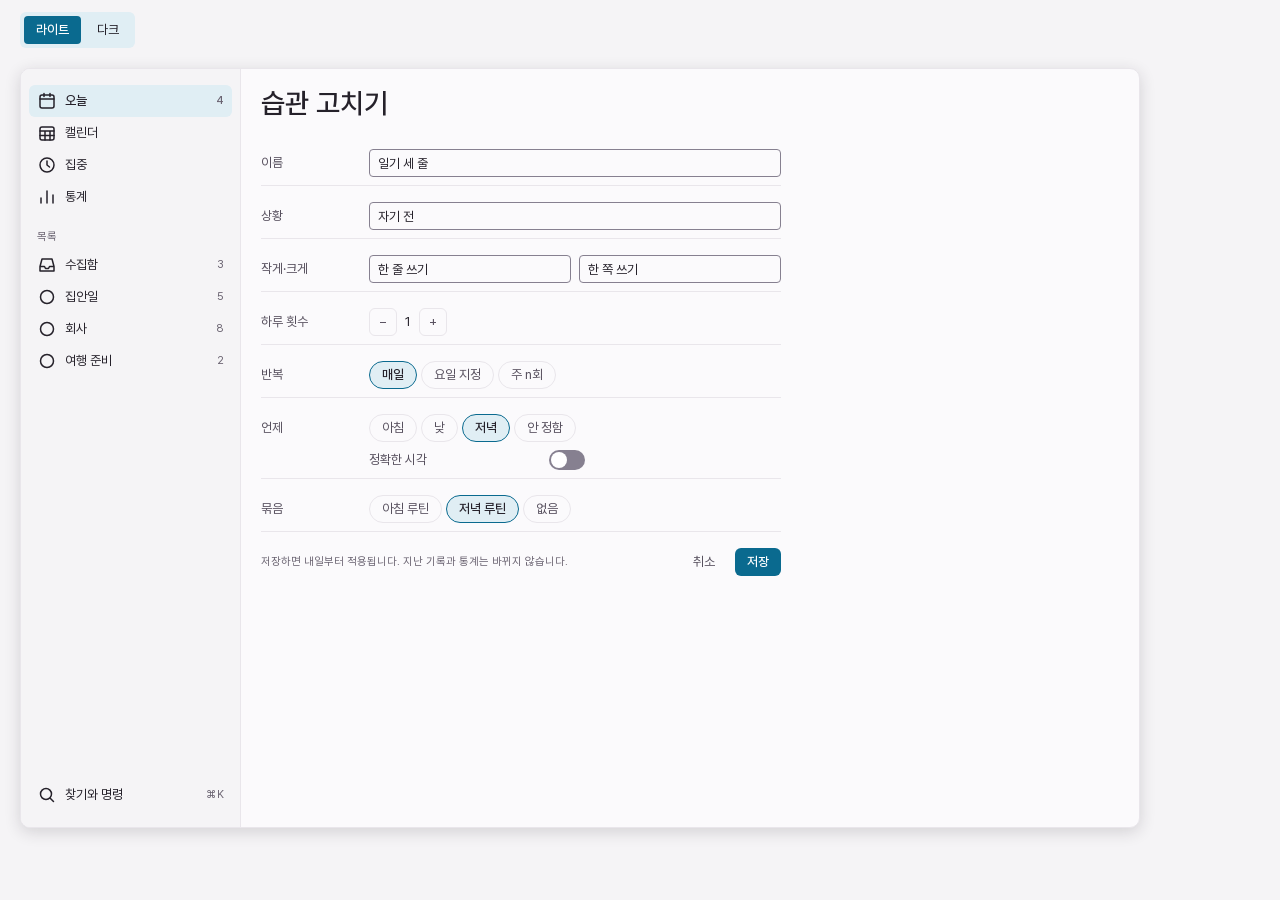
<file: design/mac-edit.html>
<!doctype html>
<html lang="ko" data-theme="light">
<head>
<meta charset="utf-8">
<meta name="viewport" content="width=device-width, initial-scale=1">
<title>oh-my-doloop Mac 습관 고치기</title>
<link rel="stylesheet" href="tokens.css">
<link rel="stylesheet" href="components.css">
</head>
<body>
<script src="mock.js"></script>
<script src="habit-form.js"></script>
<div class="mock-tools">
  <div class="segmented" role="group" aria-label="테마">
    <button data-theme-set="light">라이트</button>
    <button data-theme-set="dark">다크</button>
  </div>
</div>
<main class="mock-page">
  <section class="device device--mac device--two" aria-label="Mac 습관 고치기">
    <nav class="mac-side" aria-label="사이드바" data-mac-sidebar></nav>
    <div class="mac-main" data-form-host></div>
  </section>
</main>

<script>
const item = MOCK_ITEMS.find((i) => i.id === "r5");
const host = document.querySelector("[data-form-host]");
host.innerHTML = `<form class="form" data-form novalidate>
  <header class="screen-bar"><h1 class="large-title">습관 고치기</h1></header>
  ${formFields(item)}
  <footer class="form-foot">
    <p class="form-foot__note">저장하면 내일부터 적용됩니다. 지난 기록과 통계는 바뀌지 않습니다.</p>
    <div class="actions"><a class="btn btn--anchor" href="${MAC_TODAY}">취소</a><button class="btn btn--primary">저장</button></div>
  </footer>
</form>`;
setupHabitForm(host.querySelector("form"), item, { onSave: () => showToast("저장했습니다. 내일부터 적용됩니다") });
renderMacSidebar("today");
</script>
</body>
</html>
</file>
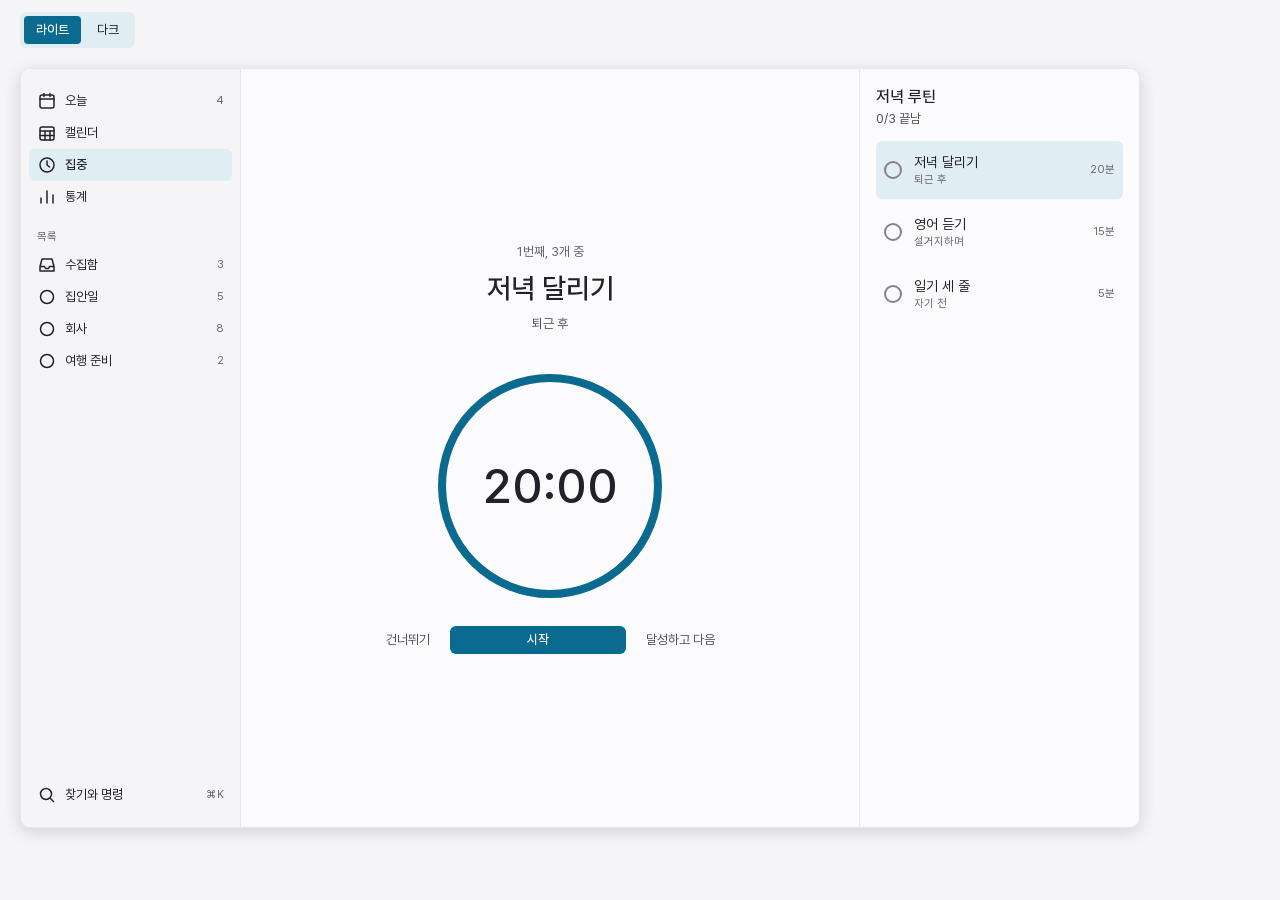
<file: design/mac-focus.html>
<!doctype html>
<html lang="ko" data-theme="light">
<head>
<meta charset="utf-8">
<meta name="viewport" content="width=device-width, initial-scale=1">
<title>oh-my-doloop Mac 집중</title>
<link rel="stylesheet" href="tokens.css">
<link rel="stylesheet" href="components.css">
</head>
<body>
<script src="mock.js"></script>
<script src="run.js"></script>
<p class="sr-only" role="status" data-live></p>
<div class="mock-tools">
  <div class="segmented" role="group" aria-label="테마">
    <button data-theme-set="light">라이트</button>
    <button data-theme-set="dark">다크</button>
  </div>
</div>
<main class="mock-page">
  <section class="device device--mac device--focus" aria-label="Mac 집중">
    <nav class="mac-side" aria-label="사이드바" data-mac-sidebar></nav>
    <div class="focus-main" data-focus></div>
    <aside class="mac-detail" aria-label="저녁 루틴 순서" data-steps></aside>
  </section>
</main>

<script>
// 실행 화면 시연용 순서. 오늘 화면의 쉼·건너뜀과 별개로 시작 전 상태를 보여 준다.
const macSteps = ["r3", "r4", "r5"].map((id) => {
  const { title, context, minutes } = MOCK_ITEMS.find((i) => i.id === id);
  return { id, title, context, minutes, state: "empty" };
});
renderMacSidebar("focus");
startRun(macSteps, { homeHref: MAC_TODAY, allowRestart: true });
</script>
</body>
</html>
</file>
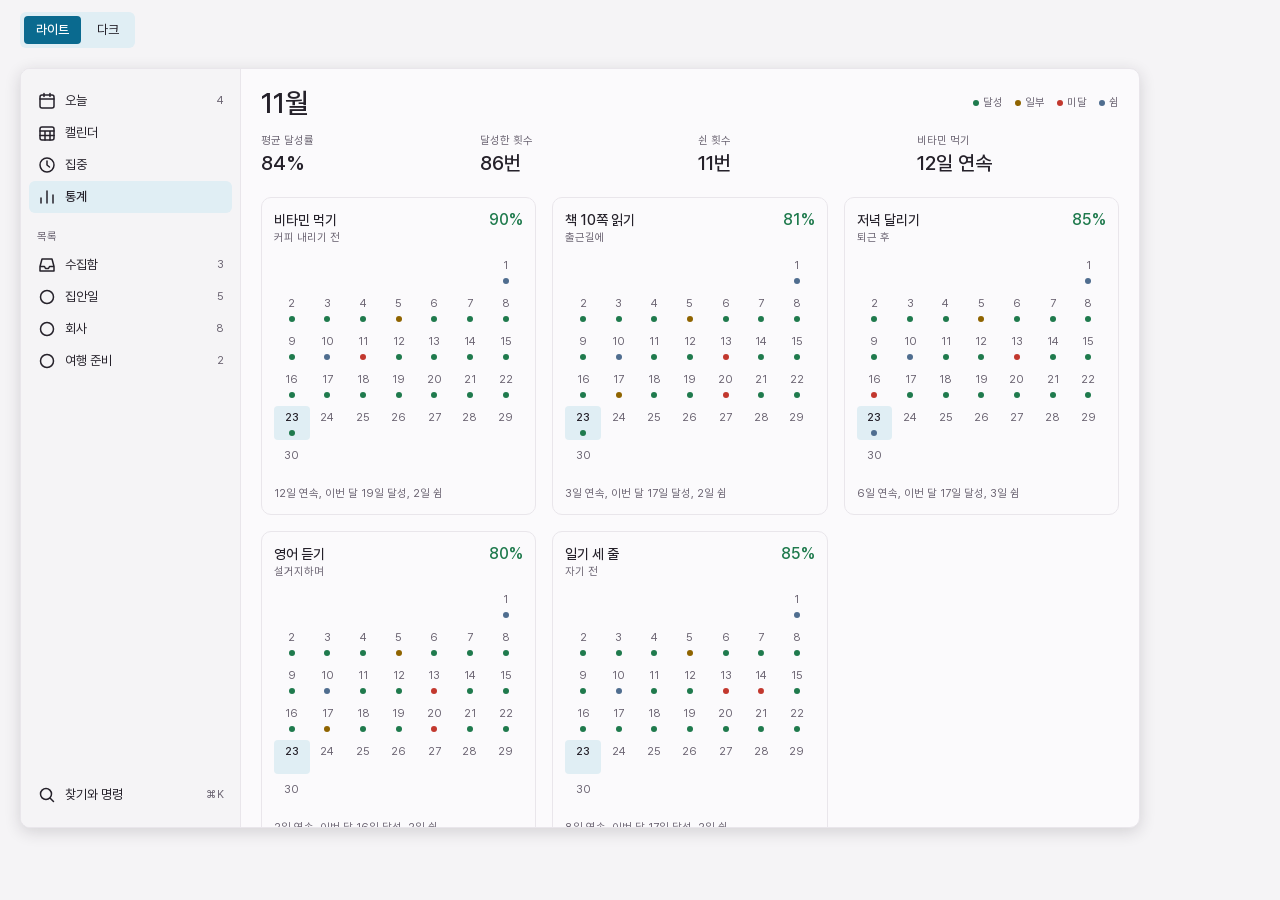
<file: design/mac-stats.html>
<!doctype html>
<html lang="ko" data-theme="light">
<head>
<meta charset="utf-8">
<meta name="viewport" content="width=device-width, initial-scale=1">
<title>oh-my-doloop Mac 통계</title>
<link rel="stylesheet" href="tokens.css">
<link rel="stylesheet" href="components.css">
</head>
<body>
<script src="mock.js"></script>
<script src="stats.js"></script>
<div class="mock-tools">
  <div class="segmented" role="group" aria-label="테마">
    <button data-theme-set="light">라이트</button>
    <button data-theme-set="dark">다크</button>
  </div>
</div>
<main class="mock-page">
  <section class="device device--mac device--two" aria-label="Mac 통계">
    <nav class="mac-side" aria-label="사이드바" data-mac-sidebar></nav>
    <div class="mac-main" data-stats></div>
  </section>
</main>

<script>
renderStats(document.querySelector("[data-stats]"));
renderMacSidebar("stats");
</script>
</body>
</html>
</file>
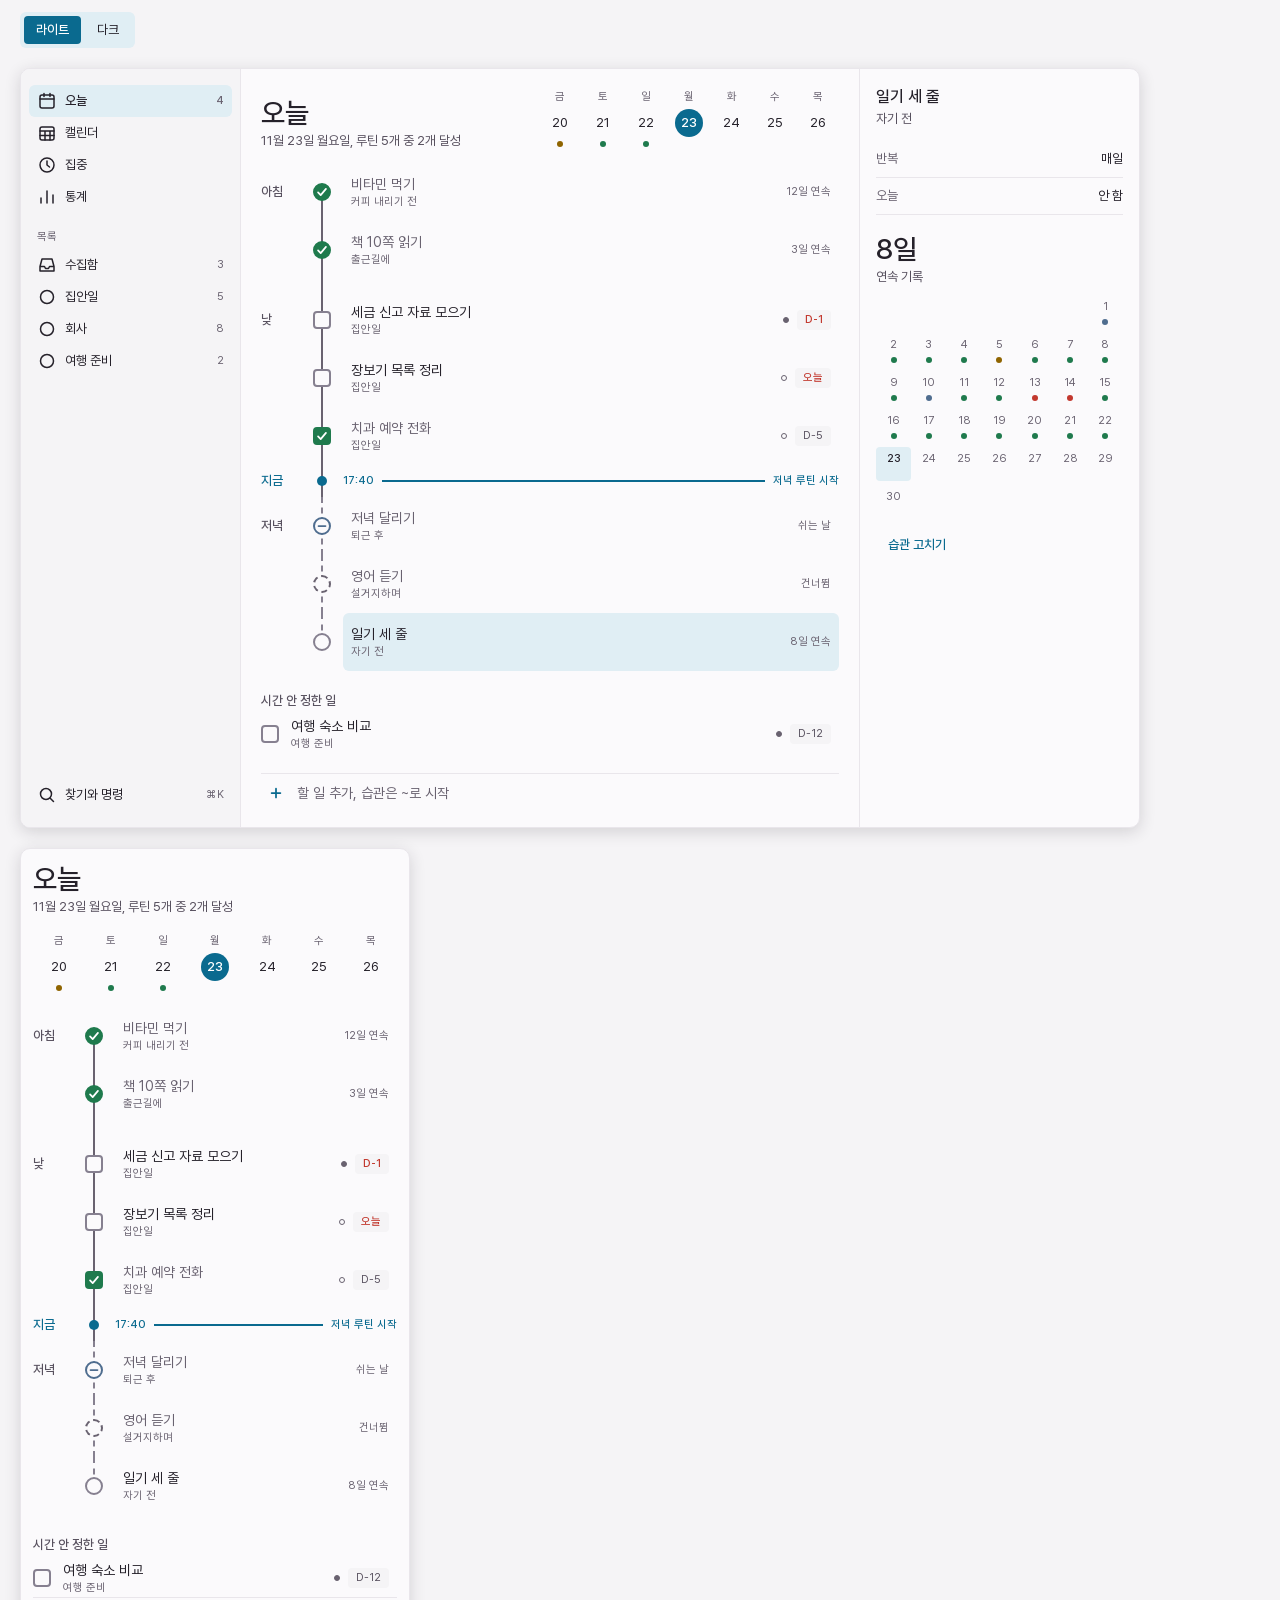
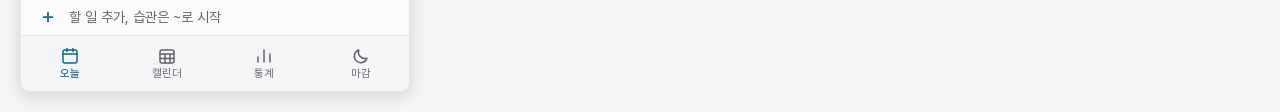
<file: design/today.html>
<!doctype html>
<html lang="ko" data-theme="light">
<head>
<meta charset="utf-8">
<meta name="viewport" content="width=device-width, initial-scale=1">
<title>oh-my-doloop 오늘 화면</title>
<link rel="stylesheet" href="tokens.css">
<link rel="stylesheet" href="components.css">
</head>
<body>
<script src="mock.js"></script>
<script src="phone.js"></script>
<script src="habit-form.js"></script>

<div class="mock-tools">
  <div class="segmented" role="group" aria-label="테마">
    <button data-theme-set="light">라이트</button>
    <button data-theme-set="dark">다크</button>
  </div>
</div>

<main class="mock-page">
  <section class="device device--mac" aria-label="Mac 오늘 화면">
    <nav class="mac-side" aria-label="사이드바" data-mac-sidebar></nav>
    <div class="mac-main" data-today></div>
    <aside class="mac-detail" aria-label="상세" data-detail></aside>
  </section>

  <section class="device device--phone" aria-label="iPhone 오늘 화면">
    <div class="phone-main" data-today></div>
    <nav class="tabbar" aria-label="탭" data-phone-tabs></nav>
  </section>
</main>

<script>
const week = [["금", 20], ["토", 21], ["일", 22], ["월", 23, true], ["화", 24], ["수", 25], ["목", 26]];
const drafts = new Map();
const items = MOCK_ITEMS;
let selected = "r5";

const icon = mockIcon;
const dueText = (d) => (d === 0 ? "오늘" : `D-${d}`);

function control(item) {
  return item.kind === "routine"
    ? `<button class="status status--${item.state}" data-toggle="${item.id}" aria-label="${escapeHtml(item.title)}: ${stateName[item.state]}">${icon("check", "icon-check")}${icon("rest", "icon-rest")}</button>`
    : `<button class="checkbox ${item.state === "done" ? "checkbox--done" : ""}" data-toggle="${item.id}" role="checkbox" aria-checked="${item.state === "done"}" aria-label="${escapeHtml(item.title)}">${icon("check", "icon-check")}</button>`;
}

function body(item) {
  const isRoutine = item.kind === "routine";
  const meta = isRoutine
    ? `<span>${item.state === "rest" ? "쉬는 날" : item.state === "skipped" ? "건너뜀" : `${streakOf(item)}일 연속`}</span>`
    : `<span class="weight weight--${item.weight}" role="img" aria-label="${item.weight === "heavy" ? "무거움" : "가벼움"}"></span><span class="badge ${item.due <= 2 && item.state !== "done" ? "badge--soon" : ""}">${dueText(item.due)}</span>`;
  return `<div class="row__body"><button class="row__main" data-select="${item.id}"><span class="row__title">${escapeHtml(item.title)}</span><span class="row__context">${escapeHtml(isRoutine ? item.context : item.list)}</span></button><div class="row__meta">${meta}</div></div>`;
}

const rowState = (item) => [item.id === selected ? "is-selected" : "", item.state !== "empty" ? "is-complete" : ""].join(" ");

function flowGroup(name, past) {
  const list = items.filter((i) => isOnToday(i) && i.group === name);
  return list.map((item, n) => `<div class="flow__item row--two-line ${past ? "is-past" : ""} ${rowState(item)}"><div class="flow__period">${n === 0 ? name : ""}</div><div class="flow__node">${control(item)}</div>${body(item)}</div>`).join("");
}

const flowGap = (past) => `<div class="flow__gap ${past ? "is-past" : ""}"><span></span><div class="flow__node"></div><span></span></div>`;

function today(isPhone) {
  const routines = items.filter((i) => isOnToday(i) && i.kind === "routine");
  const done = routines.filter((i) => i.state === "done").length;
  const days = week.map(([w, d, now]) => [w, d, d < 23 ? dayLight(d) : "", now]).map(([w, d, s, now]) => `<button class="day ${now ? "is-today" : ""}" aria-label="11월 ${d}일 ${w}요일${s ? `, ${monthName[s]}` : ""}"><span>${w}</span><span class="day__date">${d}</span><span class="light ${s ? `light--${s}` : ""}"></span></button>`).join("");
  const later = items.filter((i) => isOnToday(i) && i.group === "언제든");
  const eveningOpen = items.some((i) => isOnToday(i) && i.kind === "routine" && i.group === "저녁" && i.state === "empty");
  const runLink = eveningOpen ? `<a class="flow__now-action" href="${isPhone ? "ios-run.html" : "mac-focus.html"}">저녁 루틴 시작</a>` : "";
  return `<div class="today-main"><header class="today-head"><div><h1 class="large-title">오늘</h1><div class="screen-sub">11월 23일 월요일, 루틴 ${routines.length}개 중 ${done}개 달성</div></div><div class="week">${days}</div></header>
    <div class="flow">
      ${flowGroup("아침", true)}${flowGap(true)}${flowGroup("낮", true)}
      <div class="flow__now is-past"><span class="flow__period">지금</span><div class="flow__node"><span class="flow__now-dot"></span></div><span class="flow__now-line"><time aria-label="오후 5시 40분">17:40</time>${runLink}</span></div>
      ${flowGroup("저녁", false)}
    </div>
    <section class="flow-later section"><div class="section__head"><h2 class="section__title">시간 안 정한 일</h2></div>${later.map((item) => `<div class="row ${rowState(item)}">${control(item)}${body(item)}</div>`).join("")}</section>
    <label class="quick-add">${icon("plus")}<input data-add-input aria-label="할 일이나 습관 추가" placeholder="할 일 추가, 습관은 ~로 시작"></label></div>`;
}

function detail() {
  const item = items.find((i) => i.id === selected);
  if (item.kind === "task") {
    return `<h2 class="detail__title">${escapeHtml(item.title)}</h2><p class="detail__sub">${escapeHtml(item.list)}</p>
      <div class="field"><span class="field__label">마감</span><span>${dueText(item.due)}</span></div>
      <div class="field"><span class="field__label">무게</span><span>${item.weight === "heavy" ? "무거움, 1시간 이상" : "가벼움, 30분 이내"}</span></div>
      <div class="field"><span class="field__label">상태</span><span>${item.state === "done" ? "완료" : "남음"}</span></div>`;
  }
  const blanks = '<span class="month__cell month__cell--blank"></span>'.repeat(6);
  const cells = Array.from({ length: 30 }, (_, n) => {
    const day = n + 1;
    const s = dayState(item, day);
    const now = day === 23;
    const cls = s ? `month__cell--${s}` : "";
    const label = s ? `11월 ${day}일 ${monthName[s]}` : `11월 ${day}일`;
    return `<span class="month__cell ${cls} ${now ? "is-today" : ""}" role="img" aria-label="${label}">${day}</span>`;
  }).join("");
  return `<h2 class="detail__title">${escapeHtml(item.title)}</h2><p class="detail__sub">${escapeHtml(item.context)}</p>
    <div class="field"><span class="field__label">반복</span><span>매일</span></div>
    <div class="field"><span class="field__label">오늘</span><span>${stateName[item.state]}</span></div>
    <div class="detail__stat"><strong>${streakOf(item)}일</strong>연속 기록</div>
    <div class="month">${blanks}${cells}</div>
    <a class="btn btn--link" href="mac-edit.html">습관 고치기</a>`;
}

function render() {
  const focus = document.activeElement;
  const key = focus?.dataset?.toggle ? ["toggle", focus.dataset.toggle] : focus?.dataset?.select ? ["select", focus.dataset.select] : null;
  const host = focus?.closest?.("[data-today]");
  const hosts = [...document.querySelectorAll("[data-today]")];
  const hostIndex = hosts.indexOf(host);
  const inputFocused = focus?.matches?.("[data-add-input]");
  hosts.forEach((el, i) => {
    el.innerHTML = today(el.matches(".phone-main"));
    el.querySelector("[data-add-input]").value = drafts.get(i) ?? "";
  });
  document.querySelector("[data-detail]").innerHTML = detail();
  document.querySelector("[data-open-count]").textContent = items.filter((i) => isOnToday(i) && i.state === "empty").length;
  savePhoneState();
  if (inputFocused && hostIndex >= 0) hosts[hostIndex].querySelector("[data-add-input]").focus();
  if (key && hostIndex >= 0) hosts[hostIndex].querySelector(`[data-${key[0]}="${key[1]}"]`)?.focus();
}

const statusItems = () => [
  { value: "done", label: "달성", key: "1", mark: `<span class="status status--done">${icon("check", "icon-check")}</span>` },
  { value: "rest", label: "쉼", key: "2", mark: `<span class="status status--rest">${icon("rest", "icon-rest")}</span>` },
  { value: "skipped", label: "건너뛰기", key: "3", mark: '<span class="status status--skipped"></span>' },
  { value: "empty", label: "비우기", key: "0", mark: '<span class="status"></span>' },
];
const statusDone = { done: "달성했습니다", rest: "쉬는 날로 표시했습니다", skipped: "건너뛰었습니다", empty: "비웠습니다" };

function setStatus(item, state, host) {
  if (item.state === state) return;
  const before = item.state;
  item.state = state;
  selected = item.id;
  render();
  host?.querySelector(`[data-toggle="${item.id}"]`)?.focus();
  showToast(`${item.title}: ${statusDone[state]}`, () => {
    item.state = before;
    render();
    host?.querySelector(`[data-toggle="${item.id}"]`)?.focus();
  });
}

function openStatusMenu(target, clientX, clientY) {
  const id = target.dataset.toggle ?? target.dataset.select;
  const item = items.find((i) => i.id === id);
  const host = target.closest("[data-today]");
  const box = target.getBoundingClientRect(); // 다시 그리면 target이 떨어지므로 먼저 읽는다.
  selected = id;
  render();
  const focusRow = () => host.querySelector(`[data-toggle="${id}"]`)?.focus();
  openMenu({
    x: clientX || box.left,
    y: clientY || box.bottom,
    label: `${item.title} 상태`,
    items: statusItems(),
    current: item.state,
    onPick: (state) => {
      if (item.state === state) focusRow();
      else setStatus(item, state, host);
    },
    onClose: focusRow,
  });
}

document.addEventListener("contextmenu", (e) => {
  const target = e.target.closest("[data-toggle], [data-select]");
  if (!target) return;
  const id = target.dataset.toggle ?? target.dataset.select;
  if (items.find((i) => i.id === id).kind !== "routine") return;
  e.preventDefault();
  openStatusMenu(target, e.clientX, e.clientY);
});

// iPhone에서는 습관을 길게 눌러 쉼·건너뛰기를 고른다.
let pressTimer = null;
let pressStart = null;
let longPressed = false;
let suppressClickUntil = 0;
function cancelPress() {
  clearTimeout(pressTimer);
  pressTimer = null;
}
document.addEventListener("pointerdown", (e) => {
  const target = e.target.closest(".phone-main [data-toggle], .phone-main [data-select]");
  if (!target || e.button !== 0) return;
  const item = items.find((i) => i.id === (target.dataset.toggle ?? target.dataset.select));
  if (item.kind !== "routine") return;
  longPressed = false;
  pressStart = [e.clientX, e.clientY];
  cancelPress();
  pressTimer = setTimeout(() => {
    pressTimer = null;
    longPressed = true;
    openStatusMenu(target, pressStart[0], pressStart[1]);
  }, 500);
});
document.addEventListener("pointermove", (e) => {
  if (pressTimer && Math.hypot(e.clientX - pressStart[0], e.clientY - pressStart[1]) > 8) cancelPress();
});
document.addEventListener("pointerup", () => {
  cancelPress();
  if (longPressed) suppressClickUntil = Date.now() + 300;
  longPressed = false;
});
document.addEventListener("pointercancel", () => {
  cancelPress();
  longPressed = false;
});
document.addEventListener("click", (e) => {
  if (Date.now() < suppressClickUntil && !e.target.closest("[role=menu]")) {
    suppressClickUntil = 0;
    e.preventDefault();
    e.stopPropagation();
  }
}, true);

// 시트를 닫으면 주소의 edit도 지워서 새로고침할 때 다시 열리지 않게 한다.
function clearEditParam() {
  const url = new URL(location.href);
  if (!url.searchParams.has("edit")) return;
  url.searchParams.delete("edit");
  try {
    history.replaceState(null, "", url);
  } catch {
    // 주소를 못 바꾸는 환경에서는 시트만 닫는다.
  }
}

function openItemSheet(id) {
  const item = items.find((i) => i.id === id && isOnToday(i));
  if (!item) return;
  selected = id;
  render();
  const device = document.querySelector(".device--phone");
  const focusRow = () => device.querySelector(`.phone-main [data-select="${id}"]`)?.focus();
  openEditSheet(device, item, {
    onClose: () => {
      clearEditParam();
      focusRow();
    },
    onSave: (values) => {
      if (item.kind === "routine") {
        showToast("저장했습니다. 내일부터 적용됩니다");
        return;
      }
      const before = { title: item.title, list: item.list, weight: item.weight, group: item.group, time: item.time };
      Object.assign(item, { title: values.title, list: values.list, weight: values.weight, group: values.group, time: values.time });
      render();
      focusRow();
      showToast("저장했습니다", () => {
        Object.assign(item, before);
        render();
        focusRow();
      });
    },
  });
}

let nextId = 1 + Math.max(0, ...items.map((i) => (/^n\d+$/.test(i.id) ? Number(i.id.slice(1)) : 0)));
function addFromInput(input) {
  const raw = input.value.trim();
  const isHabit = raw.startsWith("~");
  const title = raw.replace(/^~\s*/, "");
  if (!title) return;
  const hostIndex = [...document.querySelectorAll("[data-today]")].indexOf(input.closest("[data-today]"));
  const item = isHabit
    ? { id: `n${nextId}`, kind: "routine", group: "언제든", title, context: "새 습관", state: "empty", streak: 0, startDay: 23, ...(mockDayClosed ? { addedAfterClose: true } : {}) }
    : { id: `n${nextId}`, kind: "task", group: "언제든", title, weight: "light", due: 7, list: "수집함", state: "empty" };
  nextId += 1;
  items.push(item);
  drafts.set(hostIndex, "");
  selected = item.id;
  render();
  showToast(`${title}을 추가했습니다`, () => {
    items.splice(items.indexOf(item), 1);
    if (selected === item.id) selected = "r5";
    render();
  });
}

document.addEventListener("input", (e) => {
  if (!e.target.matches("[data-add-input]")) return;
  drafts.set([...document.querySelectorAll("[data-today]")].indexOf(e.target.closest("[data-today]")), e.target.value);
});

document.addEventListener("keydown", (e) => {
  if (e.key === "Enter" && e.target.matches("[data-add-input]") && !e.isComposing) {
    e.preventDefault();
    addFromInput(e.target);
    return;
  }
  if (e.metaKey || e.ctrlKey || e.altKey || e.target.closest("input, [role=menu]") || document.querySelector(".sheet-layer")) return;
  const state = { 1: "done", 2: "rest", 3: "skipped", 0: "empty" }[e.key];
  const item = items.find((i) => i.id === selected);
  if (!state || item?.kind !== "routine") return;
  e.preventDefault();
  setStatus(item, state, e.target.closest("[data-today]"));
});

document.addEventListener("click", (e) => {
  const toggle = e.target.closest("[data-toggle]");
  const select = e.target.closest("[data-select]");
  if (toggle) {
    const item = items.find((i) => i.id === toggle.dataset.toggle);
    if (item.kind === "routine") setStatus(item, item.state === "empty" ? "done" : "empty", toggle.closest("[data-today]"));
    else {
      item.state = item.state === "empty" ? "done" : "empty";
      selected = item.id;
      render();
    }
  } else if (select) {
    if (select.closest(".phone-main")) openItemSheet(select.dataset.select);
    else {
      selected = select.dataset.select;
      render();
    }
  }
});

renderMacSidebar("today");
initPhone("today");
render();
const editId = new URLSearchParams(location.search).get("edit");
if (editId && document.documentElement.dataset.device !== "mac") openItemSheet(editId);
</script>
</body>
</html>
</file>
<file: design/tokens.css>
/* oh-my-doloop 디자인 토큰. 화면과 부품의 색·크기는 여기 값만 쓴다.
   App/Shared/Theme.swift에 같은 이름과 값으로 옮긴다.
   색은 light-dark(라이트, 다크)로 적는다. 기본은 시스템 설정을 따르고,
   목업에서는 <html data-theme="light|dark">로 고정할 수 있다. */

@font-face {
  font-family: "Pretendard";
  src: url("fonts/Pretendard-Regular.woff2") format("woff2");
  font-weight: 400;
  font-style: normal;
  font-display: swap;
}

@font-face {
  font-family: "Pretendard";
  src: url("fonts/Pretendard-Medium.woff2") format("woff2");
  font-weight: 500;
  font-style: normal;
  font-display: swap;
}

:root {
  color-scheme: light dark;

  /* 배경 세 단계 */
  --color-bg-window: light-dark(#F5F4F6, #201E24);
  --color-bg-pane: light-dark(#FBFAFC, #26242A);
  --color-bg-raised: light-dark(#FFFFFF, #302D36);

  /* 글자 */
  --color-text-primary: light-dark(#25212A, #F0EDF2);
  --color-text-secondary: light-dark(#57505E, #BDB6C3);
  --color-text-tertiary: light-dark(#696270, #A49DAB);

  /* 선. strong은 체크박스처럼 알아봐야 하는 조작부 테두리에 쓴다. */
  --color-border: light-dark(#E9E6EB, #37343C);
  --color-border-strong: light-dark(#868090, #857E8D);

  /* 강조색은 하나. 주 버튼, 고른 항목, 오늘 날짜, 포커스에 쓴다. */
  --color-accent: light-dark(#0A6A8F, #74C7E6);
  --color-on-accent: light-dark(#FFFFFF, #0E2630);
  --color-accent-soft: light-dark(#E0EEF4, #233A44);

  /* 상태. 신호등과 행 상태가 같은 색을 쓴다. 모양과 함께 표시한다. */
  --color-status-done: light-dark(#1F7A4D, #5CC98F);
  --color-status-partial: light-dark(#8F6400, #E0B04A);
  --color-status-missed: light-dark(#C2382E, #F0806F);
  --color-status-rest: light-dark(#4F6D8F, #8FA9C7);
  --color-status-skipped: light-dark(#696270, #A49DAB);
  --color-on-status: light-dark(#FFFFFF, #201E24);

  --color-overlay: light-dark(rgb(37 33 42 / 0.28), rgb(0 0 0 / 0.52));
  --color-shadow: light-dark(rgb(37 33 42 / 0.16), rgb(0 0 0 / 0.48));

  /* 글꼴 */
  --font-family: "Pretendard", -apple-system, BlinkMacSystemFont, sans-serif;
  --font-weight-regular: 400;
  --font-weight-medium: 500;

  /* 글자 크기와 줄 높이 */
  --font-size-caption: 11px;
  --line-height-caption: 16px;
  --font-size-body: 13px;
  --line-height-body: 20px;
  --font-size-row-title: 14px;
  --line-height-row-title: 20px;
  --font-size-popover-title: 16px;
  --line-height-popover-title: 24px;
  --font-size-large-title: var(--font-size-stat);
  --line-height-large-title: var(--line-height-stat);
  --font-size-timer: 48px;
  --line-height-timer: 56px;
  --font-size-screen-title: 20px;
  --line-height-screen-title: 28px;
  --font-size-stat: 28px;
  --line-height-stat: 36px;

  /* 간격 */
  --space-1: 4px;
  --space-2: 8px;
  --space-3: 12px;
  --space-4: 16px;
  --space-5: 20px;

  /* 아이콘 */
  --icon-row: 14px;
  --icon-sidebar: 20px;
  --icon-button: 24px;
  --icon-topbar: 28px;

  /* 조작부와 행 */
  --size-control: 18px;
  --size-chip: 28px;
  --row-list: 38px;
  --row-list-two-line: 58px;
  --row-sidebar: 32px;
  --row-command: 40px;

  /* 창 구조 */
  --size-topbar: 48px;
  --width-sidebar: 220px;
  --width-popover: 216px;
  --width-detail: 280px;
  --size-tabbar: 56px;

  /* 작은 표시 */
  --size-dot: 6px;
  --size-badge: 20px;
  --size-day: 28px;
  --size-now-dot: 10px;
  --size-sheet-handle: 36px;
  --size-touch: 44px;
  --size-switch-width: 36px;
  --size-switch-height: 20px;
  --size-switch-thumb: 16px;
  --size-wheel-row: 32px;

  /* 하루 흐름 */
  --width-period: 40px;
  --width-week: 300px;
  --width-spine: 2px;

  /* 메뉴와 떠 있는 창 */
  --width-menu: 176px;
  --width-palette: 520px;
  --width-quick-add: 440px;
  --width-form: 520px;

  /* 캘린더와 집중 */
  --size-calendar-slot: 16px;
  --size-calendar-slot-phone: 24px;
  --width-calendar-gutter: 40px;
  --width-calendar-pool: 176px;
  --size-focus-ring: 240px;

  /* 목업 기기 크기 */
  --mock-mac-width: 1120px;
  --mock-mac-height: 760px;
  --mock-phone-width: 390px;
  --mock-phone-height: 844px;

  /* 화면 모음 */
  --width-overview: 1440px;
  --width-preview-mac: 400px;
  --width-preview-phone: 200px;

  /* 모서리. 요소가 클수록 크게 쓴다. */
  --radius-control: 4px;
  --radius-row: 6px;
  --radius-raised: 10px;
  --radius-full: 999px;

  /* 선 두께와 그림자 */
  --border-width: 1px;
  --focus-ring-width: 2px;
  --shadow-raised: 0 4px 16px var(--color-shadow);

  /* 움직임 */
  --motion-fast: 120ms;
}

:root[data-theme="light"] {
  color-scheme: light;
}

:root[data-theme="dark"] {
  color-scheme: dark;
}
</file>
<file: design/components.css>
/* 목업 공용 부품. 색과 크기는 tokens.css의 값만 쓴다. */

*, *::before, *::after { box-sizing: border-box; }

body {
  margin: 0;
  background: var(--color-bg-window);
  color: var(--color-text-primary);
  font-family: var(--font-family);
  font-size: var(--font-size-body);
  font-weight: var(--font-weight-regular);
  line-height: var(--line-height-body);
}

button, input { color: inherit; font: inherit; }
button { padding: 0; border: 0; background: none; cursor: pointer; }

:focus-visible {
  outline: var(--focus-ring-width) solid var(--color-accent);
  outline-offset: var(--border-width);
}

.icon {
  flex: none;
  width: var(--icon-row);
  height: var(--icon-row);
  fill: none;
  stroke: currentColor;
  stroke-linecap: round;
  stroke-linejoin: round;
  stroke-width: 2;
}
.icon--sidebar { width: var(--icon-sidebar); height: var(--icon-sidebar); stroke-width: 1.5; }

/* 상태 버튼과 체크박스 */
.status, .checkbox {
  display: grid;
  flex: none;
  place-items: center;
  width: var(--size-control);
  height: var(--size-control);
  border: var(--focus-ring-width) solid var(--color-border-strong);
  color: var(--color-on-status);
}
.status { border-radius: var(--radius-full); }
.checkbox { border-radius: var(--radius-control); }
.status .icon, .checkbox .icon { display: none; }
.status--done, .checkbox--done { border-color: var(--color-status-done); background: var(--color-status-done); }
.status--done .icon-check, .checkbox--done .icon-check { display: block; }
.status--rest { border-color: var(--color-status-rest); color: var(--color-status-rest); }
.status--rest .icon-rest { display: block; }
.status--skipped { border-style: dashed; border-color: var(--color-status-skipped); }

/* 행 */
.section { margin-top: var(--space-4); }
.section__head {
  display: flex;
  justify-content: space-between;
  padding: 0 var(--space-2) var(--space-1);
  color: var(--color-text-secondary);
}
.section__title { margin: 0; font: inherit; font-weight: var(--font-weight-medium); }
.section__count { color: var(--color-text-tertiary); }

.row {
  display: flex;
  align-items: center;
  gap: var(--space-3);
  padding-left: var(--space-2);
  border-radius: var(--radius-row);
}
.row__body {
  display: flex;
  flex: 1;
  align-items: center;
  gap: var(--space-2);
  min-width: 0;
  min-height: var(--row-list);
  padding-right: var(--space-2);
  border-bottom: var(--border-width) solid var(--color-border);
}
.row--two-line .row__body { min-height: var(--row-list-two-line); }
.row:last-child .row__body { border-bottom-color: transparent; }
.row.is-selected { background: var(--color-accent-soft); }
.row.is-selected .row__body { border-bottom-color: transparent; }
.row__main { display: block; flex: 1; min-width: 0; text-align: left; }
.row__title {
  display: block;
  overflow: hidden;
  font-size: var(--font-size-row-title);
  line-height: var(--line-height-row-title);
  text-overflow: ellipsis;
  white-space: nowrap;
}
.row__context {
  display: block;
  color: var(--color-text-tertiary);
  font-size: var(--font-size-caption);
  line-height: var(--line-height-caption);
}
.row.is-complete .row__title { color: var(--color-text-tertiary); }
.row__meta {
  display: flex;
  flex: none;
  align-items: center;
  gap: var(--space-2);
  color: var(--color-text-tertiary);
  font-size: var(--font-size-caption);
  line-height: var(--line-height-caption);
}

/* 무게 점: 무거움은 채우고 가벼움은 비운다. */
.weight {
  width: var(--size-dot);
  height: var(--size-dot);
  border: var(--border-width) solid var(--color-text-tertiary);
  border-radius: var(--radius-full);
}
.weight--heavy { background: var(--color-text-tertiary); }

.badge {
  display: inline-flex;
  align-items: center;
  height: var(--size-badge);
  padding: 0 var(--space-2);
  border-radius: var(--radius-control);
  background: var(--color-bg-window);
  color: var(--color-text-secondary);
  font-size: var(--font-size-caption);
}
.badge--soon { color: var(--color-status-missed); font-weight: var(--font-weight-medium); }

/* 입력창 */
.quick-add {
  display: flex;
  align-items: center;
  gap: var(--space-3);
  height: var(--row-list);
  padding: 0 var(--space-2);
  border-bottom: var(--border-width) solid var(--color-border);
  color: var(--color-accent);
}
.quick-add input {
  flex: 1;
  min-width: 0;
  border: 0;
  outline: 0;
  background: none;
  color: var(--color-text-primary);
  font-size: var(--font-size-row-title);
}
.quick-add input::placeholder { color: var(--color-text-tertiary); }
.quick-add:focus-within { border-bottom-color: var(--color-accent); }

/* 주간 띠 */
.week { display: grid; grid-template-columns: repeat(7, 1fr); }
.day {
  display: grid;
  justify-items: center;
  gap: var(--space-1);
  padding: var(--space-1) 0;
  border-radius: var(--radius-row);
  color: var(--color-text-tertiary);
  font-size: var(--font-size-caption);
  line-height: var(--line-height-caption);
}
.day__date {
  display: grid;
  place-items: center;
  width: var(--size-day);
  height: var(--size-day);
  border-radius: var(--radius-full);
  color: var(--color-text-primary);
  font-size: var(--font-size-body);
}
.day.is-today .day__date { background: var(--color-accent); color: var(--color-on-accent); font-weight: var(--font-weight-medium); }
.light {
  width: var(--size-dot);
  height: var(--size-dot);
  border-radius: var(--radius-full);
  background: transparent;
}
.light--done { background: var(--color-status-done); }
.light--partial { background: var(--color-status-partial); }
.light--missed { background: var(--color-status-missed); }
.light--rest { background: var(--color-status-rest); }

/* 사이드바 */
.side-item {
  display: flex;
  align-items: center;
  gap: var(--space-2);
  width: 100%;
  height: var(--row-sidebar);
  padding: 0 var(--space-2);
  border-radius: var(--radius-row);
  text-align: left;
}
.side-item__label { flex: 1; }
.side-item__count { color: var(--color-text-tertiary); font-size: var(--font-size-caption); }
.side-item.is-active { background: var(--color-accent-soft); font-weight: var(--font-weight-medium); }
.side-title {
  margin: var(--space-4) 0 var(--space-1);
  padding: 0 var(--space-2);
  color: var(--color-text-tertiary);
  font: inherit;
  font-size: var(--font-size-caption);
  line-height: var(--line-height-caption);
}

/* 월 달력: 목록보다 튀지 않도록 상태를 작은 점으로 표시한다. */
.month { display: grid; grid-template-columns: repeat(7, 1fr); row-gap: var(--space-1); }
.month__cell {
  display: grid;
  justify-items: center;
  gap: var(--space-1);
  padding: var(--space-1) 0;
  border-radius: var(--radius-control);
  color: var(--color-text-tertiary);
  font-size: var(--font-size-caption);
  line-height: var(--line-height-caption);
}
.month__cell::after {
  width: var(--size-dot);
  height: var(--size-dot);
  border-radius: var(--radius-full);
  background: var(--cell-dot, transparent);
  content: "";
}
.month__cell--blank::after { content: none; }
.month__cell--done { --cell-dot: var(--color-status-done); }
.month__cell--partial { --cell-dot: var(--color-status-partial); }
.month__cell--missed { --cell-dot: var(--color-status-missed); }
.month__cell--rest { --cell-dot: var(--color-status-rest); }
.month__cell.is-today { background: var(--color-accent-soft); color: var(--color-text-primary); font-weight: var(--font-weight-medium); }

/* 상세 칸 */
.field {
  display: flex;
  justify-content: space-between;
  gap: var(--space-3);
  padding: var(--space-2) 0;
  border-bottom: var(--border-width) solid var(--color-border);
}
.field__label { color: var(--color-text-tertiary); }
.detail__title {
  margin: 0;
  font-size: var(--font-size-popover-title);
  font-weight: var(--font-weight-medium);
  line-height: var(--line-height-popover-title);
}
.detail__sub { margin: 0 0 var(--space-3); color: var(--color-text-secondary); }
.detail__stat {
  margin: var(--space-4) 0 var(--space-2);
  color: var(--color-text-secondary);
}
.detail__stat strong {
  display: block;
  color: var(--color-text-primary);
  font-size: var(--font-size-stat);
  font-weight: var(--font-weight-medium);
  line-height: var(--line-height-stat);
}

/* 하루 흐름: 왼쪽 줄기에 시간대, 상태, 지금 위치를 잇는다. */
.flow { margin-top: var(--space-3); }
.flow__item, .flow__gap, .flow__now {
  display: grid;
  grid-template-columns: var(--width-period) var(--size-control) minmax(0, 1fr);
  column-gap: var(--space-3);
  align-items: center;
}
.flow__gap { height: var(--space-3); }
.flow__period {
  color: var(--color-text-secondary);
  font-size: var(--font-size-body);
  font-weight: var(--font-weight-medium);
}
.flow__node {
  position: relative;
  display: grid;
  align-self: stretch;
  place-items: center;
}
.flow__node::before {
  position: absolute;
  top: 0;
  bottom: 0;
  left: 50%;
  border-left: var(--width-spine) dashed var(--color-border-strong);
  content: "";
  transform: translateX(-50%);
}
.is-past > .flow__node::before { border-left-style: solid; border-left-color: var(--color-text-tertiary); }
.flow__item:first-child > .flow__node::before { top: 50%; }
.flow__item:last-child > .flow__node::before { bottom: 50%; }
.flow__node .status, .flow__node .checkbox { position: relative; background-color: var(--color-bg-pane); }
.flow__node .status--done, .flow__node .checkbox--done { background-color: var(--color-status-done); }
.flow .row__body {
  border-bottom: 0;
  border-radius: var(--radius-row);
  padding-left: var(--space-2);
}
.flow__item.is-selected .row__body { background: var(--color-accent-soft); }
.flow__item.is-complete .row__title { color: var(--color-text-tertiary); }
.flow__now { min-height: var(--row-sidebar); color: var(--color-accent); }
.flow__now .flow__period { color: var(--color-accent); }
.flow__now-dot {
  position: relative;
  width: var(--size-now-dot);
  height: var(--size-now-dot);
  border-radius: var(--radius-full);
  background: var(--color-accent);
}
.flow__now-line {
  display: flex;
  align-items: center;
  gap: var(--space-2);
  font-size: var(--font-size-caption);
  font-weight: var(--font-weight-medium);
}
.flow__now-line::after {
  flex: 1;
  border-top: var(--width-spine) solid var(--color-accent);
  content: "";
}
.flow-later { margin-top: var(--space-5); }
.flow-later .section__head { padding-left: 0; }
.flow-later .row { padding-left: 0; }

.today-head {
  display: flex;
  flex-wrap: wrap;
  align-items: flex-end;
  justify-content: space-between;
  gap: var(--space-3);
}
.today-head .week { width: var(--width-week); }
.device--phone .today-head .week { width: 100%; }
.large-title {
  margin: 0;
  font-size: var(--font-size-large-title);
  font-weight: var(--font-weight-medium);
  line-height: var(--line-height-large-title);
}
.today-main { display: flex; flex-direction: column; min-height: 100%; }
.today-main .quick-add {
  position: sticky;
  bottom: 0;
  margin-top: auto;
  border-top: var(--border-width) solid var(--color-border);
  border-bottom: 0;
  background: var(--color-bg-pane);
}

/* 화면 틀 */
.screen-title {
  margin: 0;
  font-size: var(--font-size-screen-title);
  font-weight: var(--font-weight-medium);
  line-height: var(--line-height-screen-title);
}
.screen-sub { color: var(--color-text-secondary); }

.device {
  flex: none;
  overflow: hidden;
  border: var(--border-width) solid var(--color-border);
  border-radius: var(--radius-raised);
  background: var(--color-bg-pane);
  box-shadow: var(--shadow-raised);
}
.device--mac {
  display: grid;
  grid-template-columns: var(--width-sidebar) minmax(0, 1fr) var(--width-detail);
  width: var(--mock-mac-width);
  height: var(--mock-mac-height);
}
.device--phone {
  display: grid;
  grid-template-rows: minmax(0, 1fr) var(--size-tabbar);
  width: var(--mock-phone-width);
  height: var(--mock-phone-height);
}
.mac-side {
  overflow: auto;
  padding: var(--space-4) var(--space-2);
  border-right: var(--border-width) solid var(--color-border);
  background: var(--color-bg-window);
}
.mac-main { overflow: auto; padding: var(--space-4) var(--space-5); }
.mac-detail {
  overflow: auto;
  padding: var(--space-4);
  border-left: var(--border-width) solid var(--color-border);
}
.phone-main { overflow: auto; padding: var(--space-3) var(--space-3) 0; }
.screen-head { padding: 0 var(--space-2) var(--space-3); }
.tabbar {
  display: grid;
  grid-template-columns: repeat(4, 1fr);
  border-top: var(--border-width) solid var(--color-border);
  background: var(--color-bg-window);
}
.tab {
  display: grid;
  place-content: center;
  justify-items: center;
  color: var(--color-text-tertiary);
  font-size: var(--font-size-caption);
  line-height: var(--line-height-caption);
}
.tab.is-active { color: var(--color-accent); font-weight: var(--font-weight-medium); }

/* 칩과 버튼 */
.chips { display: flex; flex-wrap: wrap; gap: var(--space-1); }
.chip {
  height: var(--size-chip);
  padding: 0 var(--space-3);
  border: var(--border-width) solid var(--color-border);
  border-radius: var(--radius-full);
  color: var(--color-text-secondary);
}
.chip[aria-pressed="true"] {
  border-color: var(--color-accent);
  background: var(--color-accent-soft);
  color: var(--color-text-primary);
  font-weight: var(--font-weight-medium);
}
.btn {
  height: var(--size-chip);
  padding: 0 var(--space-3);
  border-radius: var(--radius-row);
  color: var(--color-text-secondary);
}
.btn--primary {
  background: var(--color-accent);
  color: var(--color-on-accent);
  font-weight: var(--font-weight-medium);
}
.actions { display: flex; justify-content: flex-end; gap: var(--space-2); }

/* 팝오버와 시트 */
.popover, .sheet {
  display: grid;
  gap: var(--space-3);
  background: var(--color-bg-raised);
  box-shadow: var(--shadow-raised);
}
.popover {
  width: var(--width-popover);
  padding: var(--space-3);
  border-radius: var(--radius-raised);
}
.popover__title {
  margin: 0;
  font-size: var(--font-size-popover-title);
  font-weight: var(--font-weight-medium);
  line-height: var(--line-height-popover-title);
}
.popover .chips { flex-wrap: nowrap; }
.popover .chip { padding: 0 var(--space-2); white-space: nowrap; }
.time-picker { display: grid; gap: var(--space-2); }
.time-picker[hidden] { display: none; }
.time-picker__head {
  display: flex;
  align-items: center;
  justify-content: space-between;
  gap: var(--space-2);
  color: var(--color-text-secondary);
}
.time-picker__value { color: var(--color-accent); font-weight: var(--font-weight-medium); }

.switch {
  flex: none;
  width: var(--size-switch-width);
  height: var(--size-switch-height);
  padding: calc((var(--size-switch-height) - var(--size-switch-thumb)) / 2);
  border-radius: var(--radius-full);
  background: var(--color-border-strong);
  transition: background-color var(--motion-fast);
}
.switch__thumb {
  display: block;
  width: var(--size-switch-thumb);
  height: var(--size-switch-thumb);
  border-radius: var(--radius-full);
  background: var(--color-bg-raised);
  transition: transform var(--motion-fast);
}
.switch[aria-checked="true"] { background: var(--color-accent); }
.switch[aria-checked="true"] .switch__thumb {
  background: var(--color-on-accent);
  transform: translateX(calc(var(--size-switch-width) - var(--size-switch-height)));
}

/* 시각 다이얼: 다섯 줄을 보여 주고 가운데 줄이 선택값이다. */
.time-wheel {
  position: relative;
  display: grid;
  grid-template-columns: 1.2fr 1fr 1fr;
  height: calc(var(--size-wheel-row) * 5);
  overflow: hidden;
  perspective: calc(var(--size-wheel-row) * 6);
}
.time-wheel[hidden] { display: none; }
.time-wheel__band {
  position: absolute;
  top: calc(var(--size-wheel-row) * 2);
  right: 0;
  left: 0;
  height: var(--size-wheel-row);
  border-radius: var(--radius-row);
  background: var(--color-bg-window);
}
.time-wheel__col {
  position: relative;
  height: 100%;
  padding-block: calc(var(--size-wheel-row) * 2);
  overflow-y: auto;
  scroll-snap-type: y mandatory;
  scrollbar-width: none;
  outline-offset: calc(var(--focus-ring-width) * -1);
  transform-style: preserve-3d;
}
.time-wheel__col::-webkit-scrollbar { display: none; }
.time-wheel__item {
  display: grid;
  height: var(--size-wheel-row);
  place-items: center;
  color: var(--color-text-primary);
  cursor: pointer;
  font-size: var(--font-size-row-title);
  font-variant-numeric: tabular-nums;
  scroll-snap-align: center;
  user-select: none;
}
@media (prefers-reduced-motion: reduce) {
  .switch, .switch__thumb { transition: none; }
}
.sheet {
  width: var(--mock-phone-width);
  max-width: 100%;
  padding: var(--space-2) var(--space-4) var(--space-4);
  border-radius: var(--radius-raised) var(--radius-raised) 0 0;
}
.sheet__handle {
  justify-self: center;
  width: var(--size-sheet-handle);
  height: var(--space-1);
  border-radius: var(--radius-full);
  background: var(--color-border-strong);
}
.sheet__group { display: grid; gap: var(--space-2); }

/* 알림 띠 */
.toast {
  display: inline-flex;
  align-items: center;
  gap: var(--space-4);
  min-height: var(--row-command);
  padding: 0 var(--space-4);
  border-radius: var(--radius-row);
  background: var(--color-text-primary);
  color: var(--color-bg-pane);
}
.toast__action { font-weight: var(--font-weight-medium); text-decoration: underline; }
.toast__action[hidden] { display: none; }

/* 빈 상태 */
.empty { display: grid; justify-items: center; gap: var(--space-2); padding: var(--space-5); text-align: center; }
.icon--empty { width: var(--icon-topbar); height: var(--icon-topbar); color: var(--color-text-tertiary); stroke-width: 1.5; }
.empty__title { margin: 0; font-size: var(--font-size-row-title); font-weight: var(--font-weight-medium); line-height: var(--line-height-row-title); }
.empty__text { margin: 0 0 var(--space-2); color: var(--color-text-secondary); }

.icon-sprite { position: absolute; width: 0; height: 0; }
.sr-only {
  position: absolute;
  width: var(--border-width);
  height: var(--border-width);
  margin: 0;
  overflow: hidden;
  clip-path: inset(50%);
  white-space: nowrap;
}

/* 부품 모음 페이지 */
.gallery { display: grid; gap: var(--space-5); width: min(100%, var(--mock-mac-width)); padding: var(--space-5); }
.spec {
  display: flex;
  flex-wrap: wrap;
  gap: var(--space-4);
  padding-top: var(--space-4);
  border-top: var(--border-width) solid var(--color-border);
}
.spec__name { flex: 0 0 var(--width-popover); margin: 0; color: var(--color-text-secondary); font: inherit; font-weight: var(--font-weight-medium); }
.spec__body { flex: 1 1 var(--width-week); min-width: 0; }
.spec__body--inline { display: flex; flex-wrap: wrap; gap: var(--space-5); }
.spec__item { display: inline-flex; align-items: center; gap: var(--space-2); color: var(--color-text-secondary); }
.spec__panel {
  max-width: calc(var(--mock-phone-width) + var(--width-popover));
  padding: var(--space-3);
  border: var(--border-width) solid var(--color-border);
  border-radius: var(--radius-raised);
  background: var(--color-bg-pane);
}
.spec__panel .flow { margin-top: 0; }
.spec__side { flex: 0 1 var(--width-sidebar); }
.week--spec { width: min(100%, var(--width-week)); }

/* 메뉴 */
.menu {
  display: grid;
  width: var(--width-menu);
  padding: var(--space-1);
  border: var(--border-width) solid var(--color-border);
  border-radius: var(--radius-raised);
  background: var(--color-bg-raised);
  box-shadow: var(--shadow-raised);
}
.menu--floating { position: fixed; z-index: 30; }
.menu__item {
  display: flex;
  align-items: center;
  gap: var(--space-2);
  height: var(--row-sidebar);
  padding: 0 var(--space-2);
  border-radius: var(--radius-control);
  text-align: left;
}
.menu__item:hover, .menu__item:focus-visible { background: var(--color-bg-window); }
.menu__item.is-current { background: var(--color-accent-soft); font-weight: var(--font-weight-medium); }
.menu__label { flex: 1; }
.menu__key { color: var(--color-text-tertiary); font-family: inherit; font-size: var(--font-size-caption); }
.toast--floating {
  position: fixed;
  bottom: var(--space-5);
  left: 50%;
  z-index: 40;
  box-shadow: var(--shadow-raised);
  transform: translateX(-50%);
}
.btn--link { display: inline-flex; align-items: center; margin-top: var(--space-3); color: var(--color-accent); font-weight: var(--font-weight-medium); text-decoration: none; }
a.side-item { color: inherit; text-decoration: none; }
.mac-side { display: flex; flex-direction: column; }
.side-item--command { margin-top: auto; color: var(--color-text-secondary); }

/* Mac 화면 공용 */
.device--two { grid-template-columns: var(--width-sidebar) minmax(0, 1fr); }
.device--focus { grid-template-columns: var(--width-sidebar) minmax(0, 1fr) var(--width-detail); }
.device--overlay { position: relative; }
.screen-bar {
  display: flex;
  flex-wrap: wrap;
  align-items: center;
  justify-content: space-between;
  gap: var(--space-3);
  margin-bottom: var(--space-3);
}
.screen-bar__actions { display: flex; flex-wrap: wrap; gap: var(--space-3); }
.legend { display: inline-flex; align-items: center; gap: var(--space-1); color: var(--color-text-tertiary); font-size: var(--font-size-caption); }
.legend__dot { width: var(--space-2); height: var(--space-2); border-radius: var(--radius-control); }
.legend__dot--routine { background: var(--color-accent); }
.legend__dot--task { border: var(--border-width) solid var(--color-border-strong); background: var(--color-bg-raised); }
.legend__dot--fixed { background: var(--color-border); }
.notice {
  display: flex;
  flex-wrap: wrap;
  align-items: center;
  justify-content: space-between;
  gap: var(--space-2);
  margin-bottom: var(--space-3);
  padding: var(--space-2) var(--space-3);
  border: var(--border-width) solid var(--color-status-missed);
  border-radius: var(--radius-row);
}
.btn--text { height: auto; color: var(--color-accent); font-weight: var(--font-weight-medium); padding: 0; }
.btn--anchor { display: inline-flex; align-items: center; text-decoration: none; }
.btn--wide { min-width: var(--width-calendar-pool); }

/* 캘린더 */
.cal-layout { display: grid; grid-template-columns: var(--width-calendar-pool) minmax(0, 1fr); gap: var(--space-4); }
.pool { display: grid; align-content: start; gap: var(--space-1); }
.pool__hint { margin: 0 0 var(--space-2); color: var(--color-text-tertiary); font-size: var(--font-size-caption); line-height: var(--line-height-caption); }
.pool-item {
  display: flex;
  align-items: center;
  gap: var(--space-2);
  min-height: var(--row-sidebar);
  padding: 0 var(--space-2);
  border-radius: var(--radius-row);
  text-align: left;
  cursor: grab;
}
.pool-item:hover { background: var(--color-bg-window); }
.pool-item.is-picked { background: var(--color-accent-soft); font-weight: var(--font-weight-medium); }
.pool-item .weight { flex: none; }
.pool-item__title { flex: 1; overflow: hidden; text-overflow: ellipsis; white-space: nowrap; }
.pool-item__day { color: var(--color-text-tertiary); font-size: var(--font-size-caption); }
.cal { display: grid; grid-template-columns: var(--width-calendar-gutter) minmax(0, 1fr); }
.cal-heads, .cal-cols { display: grid; grid-template-columns: repeat(7, minmax(0, 1fr)); }
.cal-head { display: grid; justify-items: center; padding-bottom: var(--space-1); color: var(--color-text-tertiary); font-size: var(--font-size-caption); line-height: var(--line-height-caption); }
.cal-head.is-today .day__date { background: var(--color-accent); color: var(--color-on-accent); font-weight: var(--font-weight-medium); }
.cal-head__load.is-over { color: var(--color-status-missed); font-weight: var(--font-weight-medium); }
.cal-gutter { position: relative; height: calc(var(--size-calendar-slot) * 32); }
.cal-hour {
  position: absolute;
  top: calc(var(--size-calendar-slot) * var(--s));
  right: var(--space-2);
  color: var(--color-text-tertiary);
  font-size: var(--font-size-caption);
  line-height: var(--line-height-caption);
}
.cal-cols { border-top: var(--border-width) solid var(--color-border); }
.cal-col {
  position: relative;
  display: grid;
  grid-template-rows: repeat(32, var(--size-calendar-slot));
  height: calc(var(--size-calendar-slot) * 32);
  border-left: var(--border-width) solid var(--color-border);
  background-image: linear-gradient(var(--color-border) var(--border-width), transparent var(--border-width));
  background-size: 100% calc(var(--size-calendar-slot) * 4);
}
.cal-block {
  grid-column: 1;
  grid-row: calc(var(--s) + 1) / span var(--n);
  z-index: 1;
  overflow: hidden;
  margin: 0 var(--border-width) var(--border-width);
  padding: 0 var(--space-1);
  border-radius: var(--radius-control);
  font-size: var(--font-size-caption);
  line-height: var(--line-height-caption);
}
.cal-block__title { display: block; overflow: hidden; text-overflow: ellipsis; white-space: nowrap; }
.cal-block--routine { background: var(--color-accent-soft); color: var(--color-text-primary); }
.cal-block--task { border: var(--border-width) solid var(--color-border-strong); background: var(--color-bg-raised); }
.cal-block--fixed { background: var(--color-bg-window); color: var(--color-text-tertiary); }
.cal-now {
  position: absolute;
  top: calc(var(--size-calendar-slot) * var(--s));
  right: 0;
  left: 0;
  z-index: 2;
  border-top: var(--width-spine) solid var(--color-accent);
}

/* 집중 */
.focus-main { display: grid; align-content: center; justify-items: center; gap: var(--space-2); padding: var(--space-5); text-align: center; }
.focus-step { margin: 0; color: var(--color-text-tertiary); }
.focus-ring { position: relative; display: grid; width: var(--size-focus-ring); height: var(--size-focus-ring); margin: var(--space-3) 0; place-items: center; }
.focus-ring svg { position: absolute; inset: 0; fill: none; transform: rotate(-90deg); }
.focus-ring__track { stroke: var(--color-border); stroke-width: 4; }
.focus-ring__value { stroke: var(--color-accent); stroke-linecap: round; stroke-width: 4; }
.focus-ring__time { font-size: var(--font-size-timer); font-variant-numeric: tabular-nums; font-weight: var(--font-weight-medium); line-height: var(--line-height-timer); }
.focus-actions { display: flex; align-items: center; gap: var(--space-2); }
.step-list { display: grid; gap: var(--space-1); margin: 0; padding: 0; list-style: none; }
.step { display: flex; align-items: center; gap: var(--space-3); min-height: var(--row-list-two-line); padding: 0 var(--space-2); border-radius: var(--radius-row); }
.step.is-current { background: var(--color-accent-soft); }
.step__main { flex: 1; min-width: 0; }

/* 통계 */
.stat-line { display: grid; grid-template-columns: repeat(4, 1fr); gap: var(--space-4); margin: 0 0 var(--space-5); }
.stat-line dt { color: var(--color-text-tertiary); font-size: var(--font-size-caption); line-height: var(--line-height-caption); }
.stat-line dd { margin: 0; font-size: var(--font-size-screen-title); font-weight: var(--font-weight-medium); line-height: var(--line-height-screen-title); }
.stat-grid { display: grid; grid-template-columns: repeat(3, minmax(0, 1fr)); gap: var(--space-4); }
.stat-card { display: grid; gap: var(--space-2); padding: var(--space-3); border: var(--border-width) solid var(--color-border); border-radius: var(--radius-raised); }
.stat-card__head { display: flex; align-items: flex-start; justify-content: space-between; gap: var(--space-2); }
.stat-card__head h2 { margin: 0; font-weight: var(--font-weight-medium); }
.stat-card__rate { color: var(--color-status-done); font-size: var(--font-size-popover-title); font-weight: var(--font-weight-medium); }
.stat-card__rate--empty { color: var(--color-text-tertiary); font-size: var(--font-size-body); }
.stat-card__foot { margin: 0; color: var(--color-text-tertiary); font-size: var(--font-size-caption); line-height: var(--line-height-caption); }

/* 편집 폼 */
.form { display: grid; width: min(100%, var(--width-form)); gap: var(--space-2); }
.form-row { display: grid; grid-template-columns: calc(var(--width-calendar-pool) / 2) minmax(0, 1fr); column-gap: var(--space-5); align-items: start; padding: var(--space-2) 0; border-bottom: var(--border-width) solid var(--color-border); }
.form-row__label { padding-top: var(--space-1); color: var(--color-text-secondary); }
.form-row__value { display: block; min-width: 0; }
.form-row__stack { display: grid; gap: var(--space-2); }
.form-row__stack > [hidden] { display: none; }
.form-row__pair { display: grid; grid-template-columns: 1fr 1fr; gap: var(--space-2); }
.text-input {
  width: 100%;
  height: var(--size-chip);
  padding: 0 var(--space-2);
  border: var(--border-width) solid var(--color-border-strong);
  border-radius: var(--radius-control);
  outline-offset: 0;
  background: none;
  color: var(--color-text-primary);
}
.text-input::placeholder { color: var(--color-text-tertiary); }
.text-input[aria-invalid="true"] { border-color: var(--color-status-missed); }
.form-error { display: block; margin: var(--space-1) 0 0; color: var(--color-status-missed); font-size: var(--font-size-caption); line-height: var(--line-height-caption); }
.form-error[hidden] { display: none; }
.stepper { display: inline-flex; align-items: center; gap: var(--space-2); }
.stepper[hidden] { display: none; }
.stepper .btn { width: var(--size-chip); padding: 0; border: var(--border-width) solid var(--color-border); }
.weekdays { display: flex; gap: var(--space-1); }
.weekdays[hidden] { display: none; }
.weekday { width: var(--size-chip); height: var(--size-chip); border: var(--border-width) solid var(--color-border); border-radius: var(--radius-full); color: var(--color-text-secondary); }
.weekday[aria-pressed="true"] { border-color: var(--color-accent); background: var(--color-accent); color: var(--color-on-accent); font-weight: var(--font-weight-medium); }
.time-picker--form { width: var(--width-popover); }
.form-foot { display: flex; align-items: center; justify-content: space-between; gap: var(--space-3); padding-top: var(--space-2); }
.form-foot__note { margin: 0; color: var(--color-text-tertiary); font-size: var(--font-size-caption); line-height: var(--line-height-caption); }

/* 명령 팔레트와 빠른 추가 */
.overlay { position: absolute; inset: 0; z-index: 10; display: flex; justify-content: center; padding-top: calc(var(--size-topbar) * 2); background: var(--color-overlay); }
.palette, .quick-window {
  align-self: flex-start;
  border: var(--border-width) solid var(--color-border);
  border-radius: var(--radius-raised);
  background: var(--color-bg-raised);
  box-shadow: var(--shadow-raised);
}
.palette { width: var(--width-palette); overflow: hidden; }
.palette__search { display: flex; align-items: center; gap: var(--space-2); height: var(--size-topbar); padding: 0 var(--space-4); border-bottom: var(--border-width) solid var(--color-border); color: var(--color-text-tertiary); }
.palette__search input { flex: 1; border: 0; outline: 0; background: none; color: var(--color-text-primary); font-size: var(--font-size-row-title); }
.palette__search input::placeholder { color: var(--color-text-tertiary); }
.palette__list { margin: 0; padding: var(--space-1); list-style: none; }
.command { display: flex; align-items: center; gap: var(--space-3); height: var(--row-command); padding: 0 var(--space-3); border-radius: var(--radius-row); cursor: pointer; }
.command.is-active { background: var(--color-accent-soft); font-weight: var(--font-weight-medium); }
.command-empty { padding: var(--space-4); color: var(--color-text-secondary); text-align: center; }
.quick-window { display: grid; width: var(--width-quick-add); gap: var(--space-3); padding: var(--space-4); }
.quick-window__foot { display: flex; align-items: center; justify-content: space-between; }

/* iPhone 화면 */
html[data-device="phone"] .device--mac { display: none; }
html[data-device="phone"] .mock-page,
html[data-device="phone"] .mock-tools { justify-content: center; }
.device--phone {
  --size-calendar-slot: var(--size-calendar-slot-phone);
  position: relative;
  max-width: 100%;
}
.device--phone-full { grid-template-rows: auto minmax(0, 1fr); }
a.tab { text-decoration: none; }
.spec .tabbar { min-height: var(--size-tabbar); }
.phone-screen { display: flex; flex-direction: column; gap: var(--space-3); min-height: 100%; padding-bottom: var(--space-3); }
.phone-screen--fixed { height: 100%; min-height: 0; padding-bottom: 0; }
[data-calendar].phone-main { overflow: hidden; }
.cal-scroll { flex: 1; min-height: 0; overflow-y: auto; }
.phone-screen .section { margin-top: 0; }
.phone-screen .section__head { align-items: center; padding-right: 0; padding-left: 0; }
.phone-screen .notice { margin-bottom: 0; }
.screen-bar--phone { display: block; margin-bottom: 0; }
.screen-bar--phone .screen-sub { margin: 0; }
[data-stats].phone-main { padding-bottom: var(--space-3); }
.day.is-selected:not(.is-today) .day__date { background: var(--color-accent-soft); font-weight: var(--font-weight-medium); }

/* 손가락으로 누르는 곳은 보이는 크기보다 넓게 잡는다. */
.device--phone .status,
.device--phone .checkbox,
.device--phone .chip,
.device--phone .btn,
.device--phone .weekday,
.device--phone .switch { position: relative; }
.device--phone button.status::after,
.device--phone button.checkbox::after {
  position: absolute;
  inset: calc((var(--size-control) - var(--size-touch)) / 2 - var(--focus-ring-width));
  content: "";
}
.device--phone .chip::after,
.device--phone .btn::after {
  position: absolute;
  inset: calc((var(--size-chip) - var(--size-touch)) / 2) 0;
  content: "";
}
.device--phone .weekday::after {
  position: absolute;
  inset: calc((var(--size-chip) - var(--size-touch)) / 2);
  content: "";
}
.device--phone .switch::after {
  position: absolute;
  inset: calc((var(--size-switch-height) - var(--size-touch)) / 2) 0;
  content: "";
}
.device--phone .status,
.device--phone .row__main { -webkit-touch-callout: none; user-select: none; }
/* iPhone에는 상세 칸이 없으므로 고른 행을 따로 강조하지 않는다. */
.device--phone .row.is-selected,
.device--phone .flow__item.is-selected .row__body { background: none; }
.device--phone > .toast--floating {
  position: absolute;
  /* 하단 입력창과 버튼을 가리지 않도록 화면 위쪽에 띄운다. */
  top: var(--space-3);
  bottom: auto;
  width: max-content;
  max-width: calc(100% - var(--space-5) * 2);
}
.flow__now-line time { flex: none; }
.flow__now-line::after { order: 1; }
.flow__now-action { flex: none; order: 2; color: var(--color-accent); text-decoration: none; }

/* 시트 */
.sheet-layer {
  position: absolute;
  inset: 0;
  z-index: 20;
  display: flex;
  align-items: flex-end;
  background: var(--color-overlay);
}
.sheet.sheet--form {
  align-content: start;
  width: 100%;
  max-height: 90%;
  gap: var(--space-2);
  overflow-y: auto;
  outline: none;
}
.sheet-head { display: grid; grid-template-columns: 1fr auto 1fr; align-items: center; }
.sheet-head > :first-child { justify-self: start; }
.sheet-head > :last-child { justify-self: end; }
.device--phone .form-row { grid-template-columns: minmax(0, 1fr); row-gap: var(--space-1); }
.device--phone .time-picker--form { width: 100%; }
.device--phone .weekdays { justify-content: space-between; }

/* iPhone 캘린더 */
.cal--day .cal-cols { grid-template-columns: minmax(0, 1fr); }
.cal--day .cal-block {
  padding: 0 var(--space-2);
  font-size: var(--font-size-body);
  line-height: var(--size-calendar-slot);
}
.phone-bar {
  position: sticky;
  bottom: 0;
  z-index: 5;
  display: flex;
  align-items: center;
  gap: var(--space-2);
  margin-top: auto;
  padding: var(--space-2) 0;
  border-top: var(--border-width) solid var(--color-border);
  background: var(--color-bg-pane);
}
.phone-bar__text { flex: 1; min-width: 0; overflow: hidden; text-overflow: ellipsis; white-space: nowrap; }
.btn--bar { display: block; width: 100%; height: var(--row-list); font-weight: var(--font-weight-medium); }
.phone-bar .btn--bar { background: var(--color-accent-soft); color: var(--color-text-primary); }
.sheet--form .pool-item { width: 100%; min-height: var(--row-list); cursor: pointer; }

/* iPhone 루틴 실행 */
.run-head {
  display: grid;
  grid-template-columns: var(--size-touch) 1fr auto;
  align-items: center;
  gap: var(--space-2);
  padding: var(--space-2) var(--space-3);
  border-bottom: var(--border-width) solid var(--color-border);
}
.run-head__title { font-size: var(--font-size-row-title); font-weight: var(--font-weight-medium); line-height: var(--line-height-row-title); }
.run-close { display: grid; width: var(--size-touch); height: var(--size-touch); place-items: center; color: var(--color-text-secondary); }
.run-strip { display: flex; align-items: center; gap: var(--space-2); margin: 0; padding: 0; list-style: none; }
.run-strip__item { display: grid; place-items: center; }
.run-strip__item.is-current .status { outline: var(--focus-ring-width) solid var(--color-accent); outline-offset: var(--focus-ring-width); }
.device--phone .focus-actions { display: grid; grid-template-columns: 1fr 1fr; width: 100%; }
.device--phone .focus-actions .btn { height: var(--row-list); background: var(--color-bg-window); }
.device--phone .focus-actions .btn--primary {
  grid-column: 1 / -1;
  grid-row: 1;
  height: var(--row-command);
  background: var(--color-accent);
}

/* iPhone 통계 */
.device--phone .stat-line { grid-template-columns: 1fr 1fr; gap: var(--space-3); margin-bottom: var(--space-4); }
.device--phone .stat-line--three { grid-template-columns: repeat(3, minmax(0, 1fr)); margin-bottom: 0; }
.device--phone .stat-grid { grid-template-columns: minmax(0, 1fr); }

/* 하루 마감 */
.close-row {
  display: flex;
  align-items: center;
  gap: var(--space-2);
  min-height: var(--row-list);
  border-bottom: var(--border-width) solid var(--color-border);
}
.close-row:last-child { border-bottom-color: transparent; }
.close-row__title {
  flex: 1;
  min-width: 0;
  overflow: hidden;
  font-size: var(--font-size-row-title);
  line-height: var(--line-height-row-title);
  text-overflow: ellipsis;
  white-space: nowrap;
}
.close-row .btn { flex: none; display: inline-flex; align-items: center; padding: 0 var(--space-2); background: var(--color-bg-window); }
.close-row .weight { flex: none; }
.close-row--done .close-row__title { color: var(--color-text-tertiary); }
.close-field { display: grid; gap: var(--space-2); }
.close-field .section__title { color: var(--color-text-secondary); }
.text-area {
  width: 100%;
  padding: var(--space-2);
  border: var(--border-width) solid var(--color-border-strong);
  border-radius: var(--radius-control);
  outline-offset: 0;
  background: none;
  color: var(--color-text-primary);
  font: inherit;
  font-size: var(--font-size-row-title);
  line-height: var(--line-height-row-title);
  resize: none;
}
.text-area::placeholder { color: var(--color-text-tertiary); }
.close-note {
  margin: 0;
  padding-left: var(--space-3);
  border-left: var(--width-spine) solid var(--color-accent);
  font-size: var(--font-size-row-title);
  line-height: var(--line-height-row-title);
}
.close-done { padding-top: var(--space-4); }
.close-actions { display: flex; justify-content: flex-end; gap: var(--space-2); margin-top: auto; padding-top: var(--space-4); }

/* 화면 모음 */
html[data-device="mac"] .device--phone { display: none; }
html[data-embed] body { overflow: hidden; background: var(--color-bg-pane); }
html[data-embed] .mock-tools { display: none; }
html[data-embed] .mock-page { justify-content: flex-start; padding: 0; }
html[data-embed] .device { border: 0; border-radius: 0; box-shadow: none; }
.overview { display: grid; gap: var(--space-5); width: min(100%, var(--width-overview)); padding: var(--space-5); }
.overview__head { display: flex; align-items: center; justify-content: space-between; gap: var(--space-3); }
.overview__head .btn--link { margin-top: 0; }
.overview__section { display: grid; gap: var(--space-3); min-width: 0; }
.overview__section .screen-title { margin: 0; }
.overview__grid { display: grid; gap: var(--space-5) var(--space-4); }
.overview__grid--mac { grid-template-columns: repeat(auto-fill, minmax(min(100%, var(--width-preview-mac)), 1fr)); }
.overview__grid--phone { grid-template-columns: repeat(auto-fill, minmax(min(100%, var(--width-preview-phone)), 1fr)); }
.screen-card { position: relative; display: grid; gap: var(--space-2); min-width: 0; }
.screen-card__link {
  color: var(--color-text-primary);
  font-size: var(--font-size-row-title);
  font-weight: var(--font-weight-medium);
  line-height: var(--line-height-row-title);
  text-decoration: none;
}
.screen-card__link::after { position: absolute; inset: 0; z-index: 1; border-radius: var(--radius-raised); content: ""; }
.screen-card__link:focus-visible { outline: none; }
.screen-card__link:focus-visible::after { outline: var(--focus-ring-width) solid var(--color-accent); outline-offset: var(--focus-ring-width); }
.preview {
  position: relative;
  overflow: hidden;
  border: var(--border-width) solid var(--color-border);
  border-radius: var(--radius-raised);
  background: var(--color-bg-pane);
}
.screen-card:hover .preview { border-color: var(--color-accent); }
.preview iframe {
  position: absolute;
  top: 0;
  left: 0;
  display: block;
  border: 0;
  pointer-events: none;
  transform: scale(var(--preview-scale, 1));
  transform-origin: 0 0;
}
.preview--mac iframe { width: var(--mock-mac-width); height: var(--mock-mac-height); }
.preview--phone iframe { width: var(--mock-phone-width); height: var(--mock-phone-height); }

/* 목업 보기 도구 */
.mock-page { display: flex; flex-wrap: wrap; align-items: flex-start; gap: var(--space-5); padding: var(--space-5); }
.mock-tools {
  display: flex;
  flex-wrap: wrap;
  align-items: center;
  gap: var(--space-4);
  padding: var(--space-3) var(--space-5) 0;
}
.segmented {
  display: inline-flex;
  gap: var(--space-1);
  padding: var(--space-1);
  border-radius: var(--radius-row);
  background: var(--color-accent-soft);
}
.segmented button {
  height: var(--size-chip);
  padding: 0 var(--space-3);
  border-radius: var(--radius-control);
}
.segmented button[aria-pressed="true"] {
  background: var(--color-accent);
  color: var(--color-on-accent);
  font-weight: var(--font-weight-medium);
}
</file>
